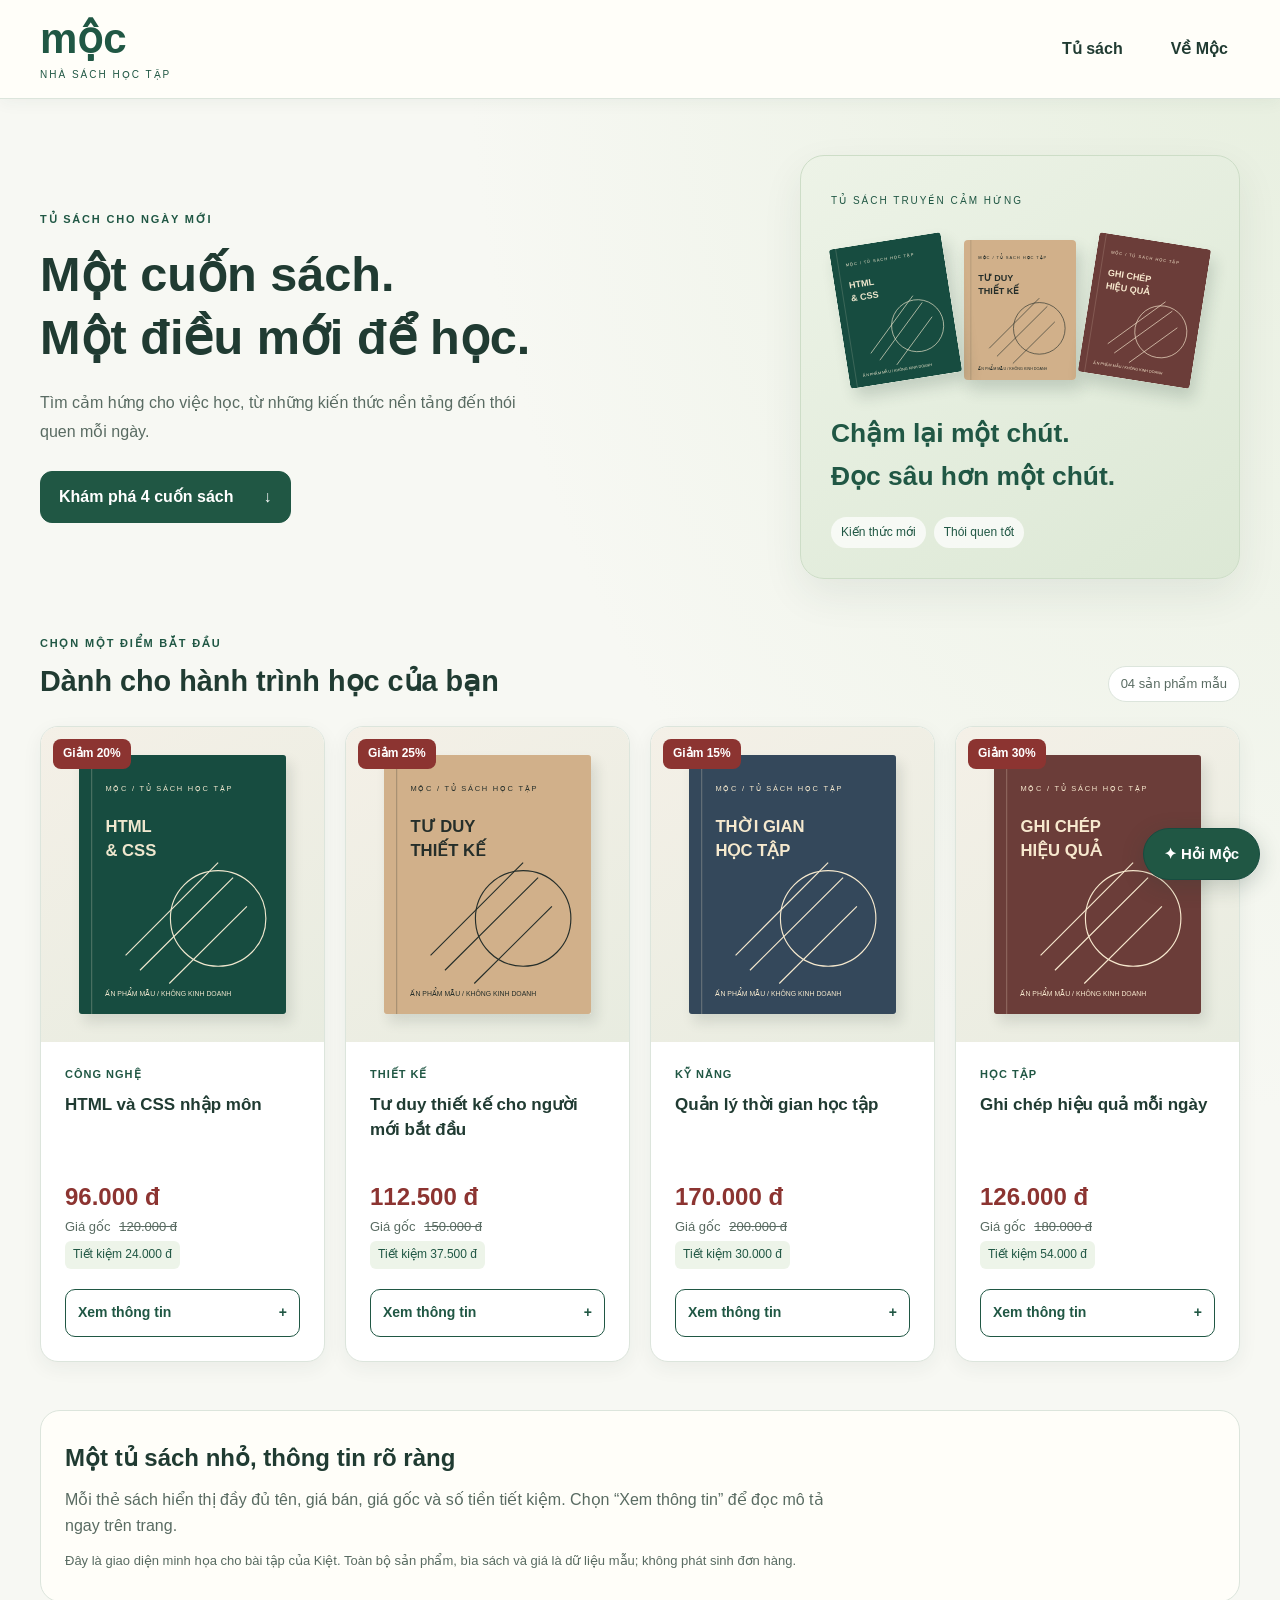
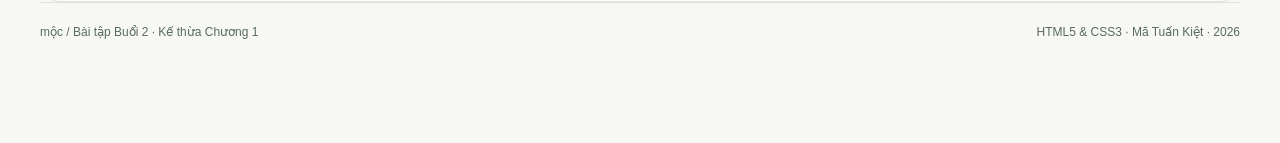
<file: index.html>
<!doctype html>
<html lang="vi">
<head>
  <meta charset="UTF-8">
  <meta name="viewport" content="width=device-width, initial-scale=1">
  <meta name="description" content="Bài tập Buổi 2 của Kiệt, kế thừa Chương 1: thực hành HTML5 và CSS3 trên thẻ sách.">
  <title>Mộc | Tủ sách học tập</title>
  <link rel="stylesheet" href="styles.css">
</head>
<body>
  <a class="skip-link" href="#noi-dung">Chuyển đến nội dung chính</a>
  <header class="site-header">
    <div class="container header-inner">
      <a class="brand" href="#dau-trang" aria-label="Mộc, về đầu trang">mộc<span>NHÀ SÁCH HỌC TẬP</span></a>
      <nav aria-label="Điều hướng chính"><a href="#tu-sach">Tủ sách</a><a href="#gioi-thieu">Về Mộc</a></nav>
    </div>
  </header>
  <main id="noi-dung">
    <section id="dau-trang" class="hero container" aria-labelledby="tieu-de">
      <div><p class="eyebrow">TỦ SÁCH CHO NGÀY MỚI</p><h1 id="tieu-de">Một cuốn sách.<br>Một điều mới để học.</h1><p class="hero-copy">Tìm cảm hứng cho việc học, từ những kiến thức nền tảng đến thói quen mỗi ngày.</p><a class="hero-link" href="#tu-sach">Khám phá 4 cuốn sách <span aria-hidden="true">↓</span></a></div>
      <aside class="hero-note" aria-label="Gợi ý đọc sách">
  <span>TỦ SÁCH TRUYỀN CẢM HỨNG</span>

  <div class="hero-books" aria-hidden="true">
    <img src="images/html-css.svg" alt="">
    <img src="images/tu-duy.svg" alt="">
    <img src="images/ghi-chep.svg" alt="">
  </div>

  <p>Chậm lại một chút.<br>Đọc sâu hơn một chút.</p>

  <div class="hero-tags">
    <span>Kiến thức mới</span>
    <span>Thói quen tốt</span>
  </div>
</aside>

    </section>
    <section id="tu-sach" class="catalog container" aria-labelledby="catalog-title">
      <div class="section-heading"><div><p class="eyebrow">CHỌN MỘT ĐIỂM BẮT ĐẦU</p><h2 id="catalog-title">Dành cho hành trình học của bạn</h2></div><p>04 sản phẩm mẫu</p></div>
      <div class="product-grid">
      <article class="product-card" aria-labelledby="html-css-title" data-original="120000" data-price="96000" data-discount="20">
        <div class="product-art"><img src="images/html-css.svg" alt="Bìa minh họa sách HTML và CSS nhập môn" width="360" height="450"><span class="discount">Giảm 20%</span></div>
        <div class="product-body">
          <p class="category">Công nghệ</p>
          <h3 id="html-css-title">HTML và CSS nhập môn</h3>
          <p class="price"><span class="sr-only">Giá bán: </span>96.000 đ</p>
          <p class="original-price">Giá gốc <del>120.000 đ</del></p>
          <p class="saving">Tiết kiệm 24.000 đ</p>
          <details class="product-info">
            <summary aria-label="Xem thông tin sách HTML và CSS nhập môn">Xem thông tin <span aria-hidden="true">+</span></summary>
            <div class="description"><p>Từ cấu trúc HTML đến bố cục CSS, dành cho người mới bắt đầu.</p><p>240 trang · Bìa mềm · Tiếng Việt.</p><p>Sản phẩm và giá giả định phục vụ bài tập.</p></div>
          </details>
        </div>
      </article>
      <article class="product-card" aria-labelledby="tu-duy-title" data-original="150000" data-price="112500" data-discount="25">
        <div class="product-art"><img src="images/tu-duy.svg" alt="Bìa minh họa sách Tư duy thiết kế cho người mới bắt đầu" width="360" height="450"><span class="discount">Giảm 25%</span></div>
        <div class="product-body">
          <p class="category">Thiết kế</p>
          <h3 id="tu-duy-title">Tư duy thiết kế cho người mới bắt đầu</h3>
          <p class="price"><span class="sr-only">Giá bán: </span>112.500 đ</p>
          <p class="original-price">Giá gốc <del>150.000 đ</del></p>
          <p class="saving">Tiết kiệm 37.500 đ</p>
          <details class="product-info">
            <summary aria-label="Xem thông tin sách Tư duy thiết kế cho người mới bắt đầu">Xem thông tin <span aria-hidden="true">+</span></summary>
            <div class="description"><p>Tìm hiểu nhu cầu người dùng và phác thảo giải pháp giao diện.</p><p>216 trang · Bìa mềm · Tiếng Việt.</p><p>Sản phẩm và giá giả định phục vụ bài tập.</p></div>
          </details>
        </div>
      </article>
      <article class="product-card" aria-labelledby="thoi-gian-title" data-original="200000" data-price="170000" data-discount="15">
        <div class="product-art"><img src="images/thoi-gian.svg" alt="Bìa minh họa sách Quản lý thời gian học tập" width="360" height="450"><span class="discount">Giảm 15%</span></div>
        <div class="product-body">
          <p class="category">Kỹ năng</p>
          <h3 id="thoi-gian-title">Quản lý thời gian học tập</h3>
          <p class="price"><span class="sr-only">Giá bán: </span>170.000 đ</p>
          <p class="original-price">Giá gốc <del>200.000 đ</del></p>
          <p class="saving">Tiết kiệm 30.000 đ</p>
          <details class="product-info">
            <summary aria-label="Xem thông tin sách Quản lý thời gian học tập">Xem thông tin <span aria-hidden="true">+</span></summary>
            <div class="description"><p>Xây dựng ưu tiên, lịch học và khoảng nghỉ phù hợp với bản thân.</p><p>192 trang · Bìa mềm · Tiếng Việt.</p><p>Sản phẩm và giá giả định phục vụ bài tập.</p></div>
          </details>
        </div>
      </article>
      <article class="product-card" aria-labelledby="ghi-chep-title" data-original="180000" data-price="126000" data-discount="30">
        <div class="product-art"><img src="images/ghi-chep.svg" alt="Bìa minh họa sách Ghi chép hiệu quả mỗi ngày" width="360" height="450"><span class="discount">Giảm 30%</span></div>
        <div class="product-body">
          <p class="category">Học tập</p>
          <h3 id="ghi-chep-title">Ghi chép hiệu quả mỗi ngày</h3>
          <p class="price"><span class="sr-only">Giá bán: </span>126.000 đ</p>
          <p class="original-price">Giá gốc <del>180.000 đ</del></p>
          <p class="saving">Tiết kiệm 54.000 đ</p>
          <details class="product-info">
            <summary aria-label="Xem thông tin sách Ghi chép hiệu quả mỗi ngày">Xem thông tin <span aria-hidden="true">+</span></summary>
            <div class="description"><p>Thực hành tổ chức ghi chú và tự đặt câu hỏi khi ôn tập.</p><p>208 trang · Bìa mềm · Tiếng Việt.</p><p>Sản phẩm và giá giả định phục vụ bài tập.</p></div>
          </details>
        </div>
      </article>
      </div>
    </section>
    <section id="gioi-thieu" class="about container" aria-labelledby="about-title"><h2 id="about-title">Một tủ sách nhỏ, thông tin rõ ràng</h2><p>Mỗi thẻ sách hiển thị đầy đủ tên, giá bán, giá gốc và số tiền tiết kiệm. Chọn “Xem thông tin” để đọc mô tả ngay trên trang.</p><p class="demo-note">Đây là giao diện minh họa cho bài tập của Kiệt. Toàn bộ sản phẩm, bìa sách và giá là dữ liệu mẫu; không phát sinh đơn hàng.</p></section>
  </main>
  <footer class="container site-footer"><p>mộc / Bài tập Buổi 2 · Kế thừa Chương 1</p><p>HTML5 & CSS3 · Mã Tuấn Kiệt · 2026</p></footer>
<!-- Khung tư vấn minh họa bằng HTML/CSS -->
<details class="book-chat">
  <summary class="chat-toggle">✦ Hỏi Mộc</summary>

  <div class="chat-panel">
    <div class="chat-header">
      <div class="chat-avatar" aria-hidden="true">M</div>

      <div>
        <h2>Chào bạn, mình là Mộc!</h2>
        <p>Cùng tìm một cuốn sách phù hợp nhé.</p>
      </div>
    </div>

    <div class="chat-content">
      <p class="chat-message">
        Bạn đang muốn học điều gì?
        Chọn một câu hỏi bên dưới để xem gợi ý của mình.
      </p>

      <details class="chat-faq">
        <summary>Mình mới bắt đầu học lập trình</summary>
        <p class="chat-answer">
          Bạn có thể bắt đầu với
          <strong>HTML và CSS nhập môn</strong>.
          Sách giới thiệu cấu trúc trang web và cách tạo bố cục,
          phù hợp với người mới học.
          <a href="#html-css-title">Xem cuốn sách này →</a>
        </p>
      </details>

      <details class="chat-faq">
        <summary>Mình muốn thiết kế giao diện đẹp hơn</summary>
        <p class="chat-answer">
          Mộc gợi ý
          <strong>Tư duy thiết kế cho người mới bắt đầu</strong>.
          Nội dung tập trung vào nhu cầu người dùng
          và cách phác thảo giải pháp giao diện.
          <a href="#tu-duy-title">Xem cuốn sách này →</a>
        </p>
      </details>

      <details class="chat-faq">
        <summary>Mình muốn sắp xếp thời gian học</summary>
        <p class="chat-answer">
          Bạn có thể tham khảo
          <strong>Quản lý thời gian học tập</strong>
          để tìm hiểu cách xác định ưu tiên,
          lên lịch học và bố trí thời gian nghỉ.
          <a href="#thoi-gian-title">Xem cuốn sách này →</a>
        </p>
      </details>

      <details class="chat-faq">
        <summary>Có sách nào dưới 100.000 đồng không?</summary>
        <p class="chat-answer">
          Trong bộ dữ liệu mẫu,
          <strong>HTML và CSS nhập môn</strong>
          có giá <strong>96.000 đồng</strong>.
          Bạn có thể xem thêm mô tả ngay trên thẻ sách.
          <a href="#html-css-title">Xem cuốn sách này →</a>
        </p>
      </details>

      <p class="chat-disclaimer">
        Tư vấn bằng câu trả lời mẫu · Chưa kết nối AI.
        Bấm “Hỏi Mộc” lần nữa để đóng.
      </p>
    </div>
  </div>
</details>
</body>
</html>
</file>
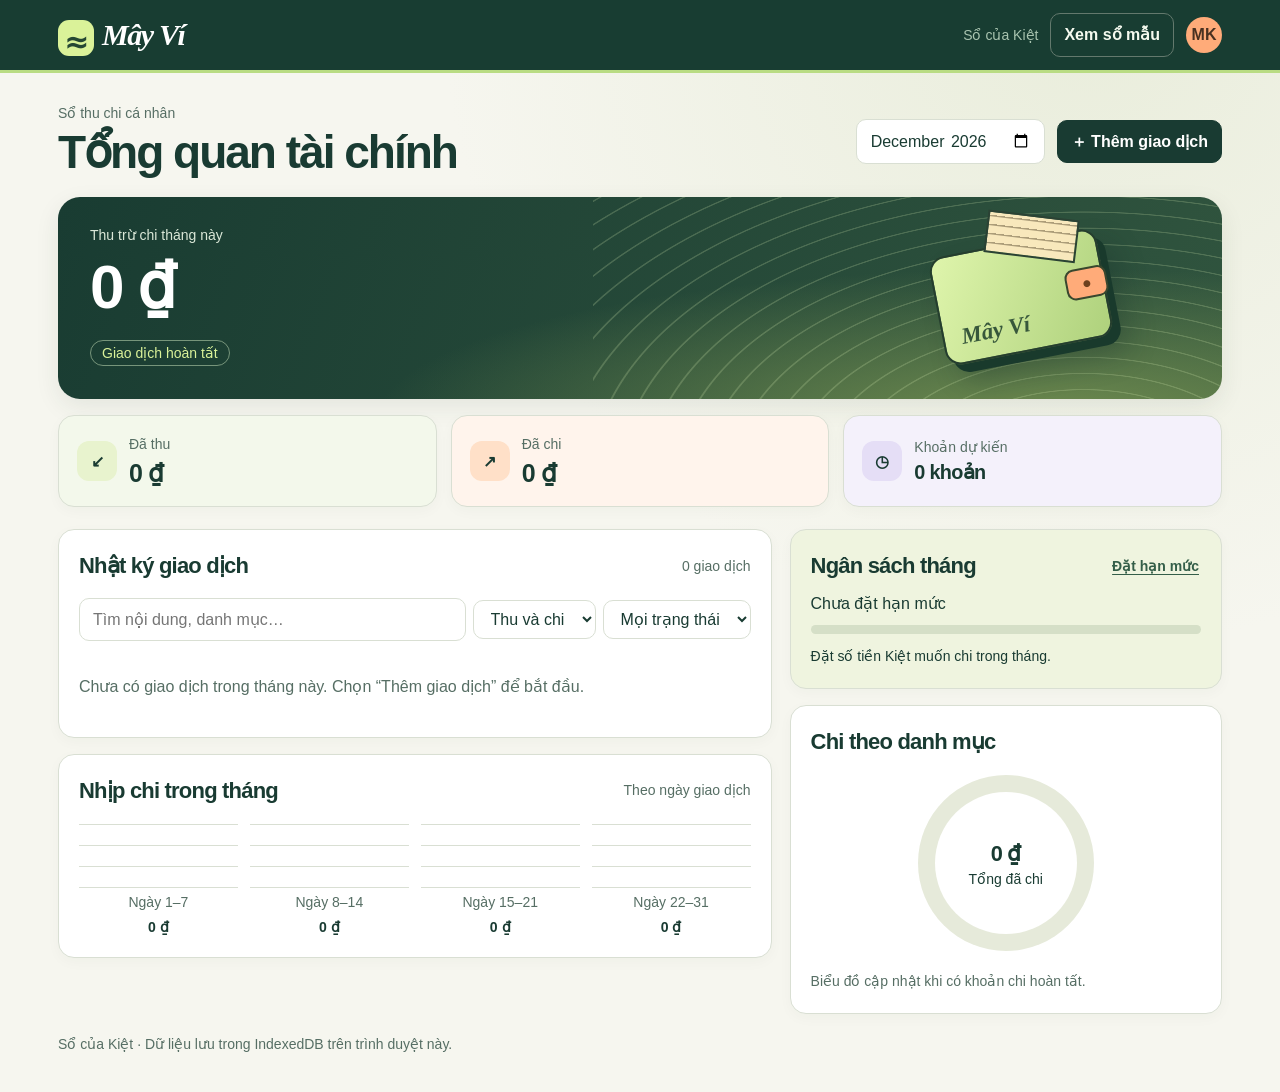
<file: BackEnd/index.html>
<!doctype html>
<html lang="vi"><head><meta charset="utf-8"><meta name="viewport" content="width=device-width,initial-scale=1"><meta name="theme-color" content="#203c34"><title>Mây Ví — Sổ thu chi cá nhân</title>
<style>
:root{color-scheme:light;--ink:#193b32;--quiet:#566e64;--paper:#f5f5ef;--line:#d9dfd3;--lime:#daf299;--orange:#ffab79}*{box-sizing:border-box}body{margin:0;background:var(--paper);color:var(--ink);font:16px/1.45 "DM Sans","Segoe UI",sans-serif}button,input,select{font:inherit;color:inherit}button{cursor:pointer;font-weight:650}button:focus-visible,input:focus-visible,select:focus-visible{outline:3px solid #c27747;outline-offset:2px}header{background:#203c34;color:white}.bar,main{max-width:1220px;margin:auto;padding:0 28px}.bar,.actions,.head,.section-head,.summary,.line,.item,.money,.filters{display:flex;align-items:center;gap:12px}.bar,.head,.section-head,.line{justify-content:space-between}.bar{min-height:70px}.brand{font-size:25px;letter-spacing:-1.4px;font-weight:800}.mark{display:inline-grid;place-items:center;color:#254733;background:var(--lime);border-radius:11px;vertical-align:middle;width:36px;height:36px;margin-right:8px}.bar button{color:#f5faef;border:1px solid #63796d;background:transparent}.avatar{display:grid;place-items:center;width:36px;height:36px;border-radius:50%;background:var(--orange);color:#493121;font-weight:750}main{padding-bottom:38px}.head{margin:30px 0 18px;flex-wrap:wrap}.head small{color:var(--quiet)}h1,h2,h3,p{margin:0}h1{font-size:clamp(30px,4vw,46px);line-height:1.13;letter-spacing:-2px}h2{font-size:22px;letter-spacing:-.8px}small,label{font-size:14px}.actions,.filters{flex-wrap:wrap}button,input,select{border:1px solid var(--line);background:white;border-radius:10px;padding:9px 13px}button:hover{filter:brightness(.94)}.primary{background:var(--ink);color:#fff;border-color:var(--ink)}.hero{isolation:isolate;position:relative;overflow:hidden;border-radius:22px;background:linear-gradient(102deg,#193d33,#2e5543);color:white;padding:26px 32px;min-height:202px}.hero:after{content:"";position:absolute;z-index:-1;inset:0 0 0 49%;background:repeating-radial-gradient(ellipse at 91% 145%,transparent 0 13px,#c1df9c25 14px 15px,transparent 16px 25px)}.hero strong{display:block;font-size:clamp(36px,5vw,62px);letter-spacing:-2.5px;line-height:1.2;margin:4px 0 16px}.hero small{color:#dbe8d8}.hero .tag{border:1px solid #77957b;color:var(--lime);border-radius:99px;padding:4px 11px;font-size:14px}.wallet{position:absolute;right:10%;top:45px;width:170px;height:110px;background:linear-gradient(120deg,#dff5ac,#aed17c);transform:rotate(-11deg);border:2px solid #253e2e;border-radius:16px;box-shadow:6px 8px 0 #16352c}.wallet:before{content:"";position:absolute;z-index:-1;background:repeating-linear-gradient(0deg,#f8e8bc 0 7px,#ac9d79 8px 9px);width:88px;height:39px;top:-26px;right:15px;transform:rotate(18deg);border:2px solid #2b4234}.wallet:after{content:"●";position:absolute;right:-5px;top:36px;color:#6d401e;background:var(--orange);border:2px solid #39472e;border-radius:9px;padding:2px 14px}.wallet i{position:absolute;left:17px;bottom:12px;font:italic 23px Georgia;color:#37573b}.summary{display:grid;grid-template-columns:repeat(3,1fr);gap:14px;margin:16px 0 22px}.tile,.panel{border:1px solid var(--line);border-radius:16px;background:white}.tile{padding:15px 18px;display:flex;align-items:center;gap:12px}.symbol,.icon{width:40px;height:40px;flex:none;display:grid;place-items:center;border-radius:12px;background:#e8f3ce;font-weight:800}.tile:nth-child(2) .symbol{background:#ffe0c8}.tile:nth-child(3) .symbol{background:#e5def6}.tile b{display:block;font-size:clamp(17px,2vw,25px);letter-spacing:-.7px}.tile small,.muted,.item small,footer{color:var(--quiet)}.layout{display:grid;grid-template-columns:minmax(0,1.65fr) minmax(290px,1fr);gap:18px;align-items:start}.panel{padding:20px}.side{display:grid;gap:16px}.filters{gap:7px;margin:16px 0}.filters input{min-width:120px;flex:1;width:100%}.filters select{max-width:100%}.line{padding:13px 0;border-top:1px solid #e3e7dd}.item{min-width:0}.item b{display:block;overflow-wrap:anywhere}.item small{display:block}.money{align-items:flex-end;flex-direction:column;gap:2px;white-space:nowrap}.link{border:0;background:none;color:#345e49;padding:2px;text-decoration:underline;text-underline-offset:3px;font-size:14px}.pending{color:#805218}.positive{color:#196e48}.negative{color:#a24f32}.ring{margin:18px auto;width:142px;height:142px;border-radius:50%;display:grid;place-items:center;background:#eee}.ring div{display:grid;place-content:center;text-align:center;background:#fff;border-radius:50%;width:106px;height:106px}.ring b{font-size:25px}.legend{display:flex;align-items:center;gap:8px;margin-top:8px}.legend b{margin-left:auto}.dot{width:10px;height:10px;border-radius:50%}.budget{background:#eff4df}.budget p{margin:10px 0 5px}.track{height:9px;border-radius:5px;overflow:hidden;background:#d5dfc7;margin:10px 0}.track i{display:block;height:100%;background:#547647}.empty{padding:18px 0;color:var(--quiet)}footer{margin-top:20px;font-size:14px}.alert{padding:12px;background:#ffe0c8}.alert:empty{display:none}dialog{border:1px solid var(--line);border-radius:18px;width:min(430px,93vw);max-height:92vh;color:var(--ink);padding:22px}dialog::backdrop{background:#14271fc0}form,label{display:grid;gap:7px}form{gap:11px}.pair{display:grid;grid-template-columns:1fr 1fr;gap:10px}label input,label select{width:100%;min-width:0}.danger{color:#a5412b}.formend{display:flex;justify-content:flex-end;gap:10px}.section-head{flex-wrap:wrap}.activebook{color:#a9c4b0}.edit{font-size:14px}.titlegroup{display:grid;gap:4px}@media(max-width:820px){.layout{grid-template-columns:1fr}.side{grid-template-columns:1fr 1fr}.wallet{right:8%}.tile{padding:12px}.tile .symbol{display:none}}@media(max-width:570px){.bar,main{padding-left:14px;padding-right:14px}.head{margin-top:20px}.hero{padding:20px;min-height:157px}.wallet{transform:scale(.58) rotate(-11deg);transform-origin:right bottom;right:12px;top:18px;opacity:.76;z-index:-1}.hero strong{max-width:100%;overflow-wrap:anywhere}.side{grid-template-columns:1fr}.summary{gap:5px;margin:8px 0 12px}.tile{padding:9px;min-width:0;overflow-wrap:anywhere}.tile small{font-size:12px}.tile b{font-size:16px}.bar button{font-size:14px}.panel{padding:15px}.filters select{font-size:14px}.activebook{display:none}.icon{width:31px;height:31px}.item,.line{gap:7px}.actions{gap:7px}}
/* Surface, motion and compact layouts */
body{background:radial-gradient(ellipse at 85% 0%,#e9eddb 0,transparent 42%),#f6f6ef}
header{background:#183d32;border-bottom:3px solid #b9dc83}.brand{font-family:Georgia,serif;font-style:italic;font-size:30px}.mark{font-family:system-ui;font-style:normal}
.hero{background:radial-gradient(ellipse at 85% 110%,#708c4f,transparent 48%),linear-gradient(110deg,#193c32,#30543e);box-shadow:0 8px 24px #20392c16}.hero:after{inset:0 0 0 46%;background:repeating-radial-gradient(ellipse at 78% 140%,transparent 0 15px,#d8eeb236 16px 17px,transparent 18px 28px)}.wallet{box-shadow:7px 9px 0 #193a2c,14px 19px 28px #132c284d}.wallet i{font-weight:bold}
.panel,.tile{box-shadow:0 4px 14px #23362308}.tile{position:relative;overflow:hidden;min-height:92px}.tile:nth-child(1){background:#f3f8eb}.tile:nth-child(2){background:#fff4ec}.tile:nth-child(3){background:#f4f1fb}.tile b,.money b,.legend b{font-variant-numeric:tabular-nums}.tile #pending{font-size:clamp(15px,1.55vw,21px)}.tile #pendingInfo{display:block;color:#62576d}.line{align-items:flex-start}.line .item{align-items:flex-start}.badge{display:inline-flex;align-items:center;margin:4px 7px 0 0;padding:2px 8px;border-radius:20px;font-size:12px;font-weight:650}.badge.waiting{background:#fff0ca;color:#694817}.badge.settled{background:#e8f2e4;color:#2c613c}.complete{border:1px solid #d3dcba;background:#f4f8e7;color:#355434;border-radius:7px;padding:3px 8px;margin-top:4px;font-size:13px}.icon{background:#edf1e5;color:#476544}.glyph{width:22px;height:22px}.edit{color:#51665b}.ring{width:176px;height:176px}.ring div{width:142px;height:142px}.ring b{font-size:clamp(15px,1.7vw,22px);letter-spacing:-.7px;max-width:132px;overflow-wrap:anywhere}.legend small{color:#607362}.track i{transition:width .45s ease}.toast{position:fixed;z-index:3;bottom:24px;left:50%;transform:translate(-50%,12px);background:#193e32;color:white;box-shadow:0 8px 26px #162c2333;border-radius:14px;padding:12px 18px;opacity:0;pointer-events:none;max-width:90vw;width:max-content;transition:opacity .18s,transform .18s}.toast.show{opacity:1;transform:translate(-50%,0)}.mobileOnly{display:none}.trend{margin-top:16px}.trend .section-head small{color:var(--quiet)}.bars{display:grid;grid-template-columns:repeat(4,1fr);gap:12px;margin-top:18px}.barSlot{display:grid;grid-template-rows:64px auto auto;gap:4px;text-align:center;min-width:0}.barBase{display:flex;align-items:flex-end;justify-content:center;background:repeating-linear-gradient(to top,#d9dfd3 0 1px,transparent 1px 21px)}.barBase i{width:46%;max-width:44px;border-radius:6px 6px 0 0;background:linear-gradient(#b6da86,#659156);transition:height .3s}.barSlot b{font-size:14px;overflow-wrap:anywhere}.barSlot small{color:var(--quiet)}.flash{animation:flash .7s ease-out}@keyframes flash{0%{box-shadow:0 0 0 4px #e8bd61;transform:translateY(-2px)}100%{box-shadow:0 0 0 0 transparent;transform:none}}
@media(max-width:570px){.mobileOnly{display:inline-flex}.filters select{display:none}.filters.open select{display:inline-block}.head #add{position:fixed;z-index:2;right:16px;bottom:max(16px,env(safe-area-inset-bottom));border-radius:99px;box-shadow:0 5px 18px #19382d55}.summary{grid-template-columns:1fr 1fr}.tile{min-height:67px}.tile:last-child{grid-column:1/-1}.tile:last-child>div{display:flex;gap:10px;align-items:baseline;flex-wrap:wrap}.toast{bottom:77px}.bars{gap:5px}.barSlot b{font-size:12px}main{padding-bottom:85px}}
@media(prefers-reduced-motion:reduce){*,*:before,*:after{animation:none!important;transition:none!important}}
</style></head><body>
<header><div class="bar"><div class="brand"><span class="mark">≈</span>Mây Ví</div><div class="actions"><small class="activebook" id="book"></small><button id="mode">Xem sổ mẫu</button><span class="avatar">MK</span></div></div></header>
<main><div id="toast" role="status" class="toast"></div><div id="error" class="alert" role="alert"></div><div class="head"><div class="titlegroup"><small>Sổ thu chi cá nhân</small><h1>Tổng quan tài chính</h1></div><div class="actions"><input type="month" id="month" aria-label="Tháng thống kê"><button class="primary" id="add">＋ Thêm giao dịch</button></div></div>
<section class="hero"><small>Thu trừ chi tháng này</small><strong id="net">0 ₫</strong><span class="tag">Giao dịch hoàn tất</span><div class="wallet" aria-hidden="true"><i>Mây Ví</i></div></section>
<div class="summary"><div class="tile"><span class="symbol">↙</span><div><small>Đã thu</small><b id="inc"></b></div></div><div class="tile"><span class="symbol">↗</span><div><small>Đã chi</small><b id="exp"></b></div></div><div class="tile"><span class="symbol">◷</span><div><small>Khoản dự kiến</small><b id="pending"></b><small id="pendingInfo"></small></div></div></div>
<div class="layout"><div class="journal"><section class="panel"><div class="section-head"><h2>Nhật ký giao dịch</h2><small class="muted" id="hits"></small></div><div class="filters"><input type="search" id="search" aria-label="Tìm giao dịch" placeholder="Tìm nội dung, danh mục…"><button type="button" id="filterToggle" class="mobileOnly" aria-expanded="false" aria-controls="filter stateFilter">Bộ lọc</button><select id="filter" aria-label="Lọc loại"><option value="">Thu và chi</option><option value="in">Khoản thu</option><option value="out">Khoản chi</option></select><select id="stateFilter" aria-label="Lọc trạng thái"><option value="">Mọi trạng thái</option><option value="planned">Dự kiến</option><option value="done">Hoàn tất</option></select></div><div id="rows"></div></section><section class="panel trend"><div class="section-head"><h2>Nhịp chi trong tháng</h2><small>Theo ngày giao dịch</small></div><div id="bars" class="bars"></div></section></div>
<aside class="side"><section class="panel budget"><div class="section-head"><h2>Ngân sách tháng</h2><button class="link" id="setBudget">Đặt hạn mức</button></div><p id="budgetText"></p><div class="track"><i id="progress"></i></div><small id="budgetDetail"></small></section><section class="panel"><h2>Chi theo danh mục</h2><div class="ring" id="ring"><div><b id="count"></b><small>Tổng đã chi</small></div></div><div id="legend"></div></section></aside></div><footer id="foot"></footer></main>
<dialog id="dlg"><form id="form"><div class="section-head"><h2 id="title"></h2><button type="button" id="close" aria-label="Đóng">×</button></div><div class="pair"><label>Loại giao dịch<select id="type"><option value="out">Khoản chi</option><option value="in">Khoản thu</option></select></label><label>Trạng thái<select id="status"><option value="done">Hoàn tất</option><option value="planned">Dự kiến</option></select></label></div><label>Số tiền (đồng)<input id="amount" type="number" min="1" max="999999999999" step="1" required></label><label>Nội dung<input id="note" maxlength="100" required></label><label>Danh mục<select id="category"></select></label><label>Ngày giao dịch<input id="date" type="date" required></label><div class="formend"><button type="button" id="del" class="danger">Xóa</button><button class="primary">Lưu giao dịch</button></div></form></dialog>
<dialog id="budgetDlg"><form id="budgetForm"><h2>Ngân sách tháng</h2><label>Hạn mức chi (đồng)<input type="number" id="limit" min="1" max="999999999999" step="1" required></label><div class="formend"><button type="button" id="cancelBudget">Đóng</button><button class="primary">Lưu hạn mức</button></div></form></dialog>
<script>
const $ = id => document.getElementById(id);
const fmt = amount => amount.toLocaleString('vi-VN') + ' ₫';
const now = new Date();
const today = [now.getFullYear(), String(now.getMonth()+1).padStart(2,'0'), String(now.getDate()).padStart(2,'0')].join('-');
const current = today.slice(0,7);
const cats = {out:['Ăn uống','Di chuyển','Học tập','Mua sắm','Sinh hoạt','Khác'], in:['Lương','Trợ cấp','Thu khác']};
const colors = ['#6c9252','#e29b69','#8972b0','#db7883','#6d9fa6','#a6a293'];
const glyphs = [
 'M4 8h12v5a5 5 0 0 1-5 5H9a5 5 0 0 1-5-5z M16 9h2a3 3 0 0 1 0 6h-2 M3 21h16 M7 5V3 M11 5V3',
 'M4 16V9a4 4 0 0 1 4-4h8a4 4 0 0 1 4 4v7H4z M4 12h16 M7 16v3 M17 16v3 M8 8h8',
 'M3 5q5-2 9 1 4-3 9-1v14q-5-2-9 1-4-3-9-1z M12 6v14',
 'M5 8h14l1 13H4z M9 9V6a3 3 0 0 1 6 0v3',
 'M2 12l10-9 10 9 M5 10v11h14V10 M10 21v-7h4v7',
 'M4 5h10l7 7-9 9-8-8z M8 9h.1',
 'M4 6h16v13H4z M8 12h8 M13 9l3 3-3 3'
];
function categoryIcon(x){
 const icon=el('span','icon',''), ns='http://www.w3.org/2000/svg';
 const svg=document.createElementNS(ns,'svg'),path=document.createElementNS(ns,'path');
 for(const [k,v] of Object.entries({viewBox:'0 0 24 24',class:'glyph',fill:'none',stroke:'currentColor','stroke-width':'1.7','stroke-linecap':'round','stroke-linejoin':'round','aria-hidden':'true'}))svg.setAttribute(k,v);
 path.setAttribute('d',glyphs[x.type==='in'?6:cats.out.indexOf(x.cat)]||glyphs[5]);svg.append(path);icon.append(svg);return icon;
}
let toastTimer;
function feedback(message,target){
 const toast=$('toast');toast.textContent=message;toast.classList.add('show');clearTimeout(toastTimer);
 toastTimer=setTimeout(()=>toast.classList.remove('show'),3000);
 if(target){const tile=$(target).closest('.tile');tile.classList.remove('flash');void tile.offsetWidth;tile.classList.add('flash')}
}
function renderTrend(done,month){
 const [year,m]=month.split('-').map(Number),end=new Date(year,m,0).getDate();
 const groups=[[1,7],[8,14],[15,21],[22,end]].map(([a,b])=>({label:a+'–'+b,amount:done.reduce((sum,x)=>{const day=Number(x.date.slice(-2));return sum+(x.type==='out'&&day>=a&&day<=b?x.amount:0)},0)}));
 const peak=Math.max(1,...groups.map(g=>g.amount));$('bars').replaceChildren();
 for(const g of groups){const slot=el('div','barSlot',''),base=el('div','barBase',''),bar=el('i','','');bar.style.height=(g.amount/peak*100)+'%';base.append(bar);slot.append(base,el('small','','Ngày '+g.label),el('b','',fmt(g.amount)));$('bars').append(slot)}
}
const fold = s => s.toLocaleLowerCase('vi').normalize('NFD').replace(/[\u0300-\u036f]/g,'').replaceAll('đ','d');
let db, personal=[], budgets={}, demo=false, editing=null;
let samples=[['in','Trợ cấp','Trợ cấp tháng này',4500000,'done'],['out','Ăn uống','Cà phê sữa đá',35000,'done'],['out','Học tập','Tiền giáo trình',185000,'planned'],['out','Di chuyển','Vé xe buýt',75000,'done'],['out','Ăn uống','Ăn trưa cùng nhóm',120000,'done']].map(([type,cat,note,amount,status],i)=>({id:String(i),type,cat,note,amount,status,date:today}));
const sampleBudgets = {[current]:2000000};
const entries = () => demo ? samples : personal;
const limits = () => demo ? sampleBudgets : budgets;
function request(r){return new Promise((resolve,reject)=>{r.onsuccess=()=>resolve(r.result);r.onerror=()=>reject(r.error)})}
function finished(tx){return new Promise((resolve,reject)=>{tx.oncomplete=resolve;tx.onabort=()=>reject(tx.error||Error('Giao dịch đã bị hủy.'))})}
async function initialize(){
  const open=indexedDB.open('MayVi',1);
  open.onupgradeneeded=()=>{
    const base=open.result, records=base.createObjectStore('transactions',{keyPath:'id'});
    for(const field of ['date','status','type'])records.createIndex(field,field);
    base.createObjectStore('budgets',{keyPath:'month'});
    const legacy=JSON.parse(localStorage.getItem('mayvi.ledger.v1')||'[]');
    for(const row of legacy)records.add({...row,status:'done'});
  };
  db=await request(open);
  db.onversionchange=()=>db.close();
  await refresh();
}
async function refresh(){
  const tx=db.transaction(['transactions','budgets']);
  const [rows,limits]=await Promise.all([request(tx.objectStore('transactions').getAll()),request(tx.objectStore('budgets').getAll())]);
  personal=rows;budgets=Object.fromEntries(limits.map(x=>[x.month,x.amount]));render();
}
function el(tag,cls,value){const n=document.createElement(tag);n.className=cls;n.textContent=value;return n}
function report(err){$('error').textContent='Không thể đọc hoặc lưu sổ. '+(err.message||'Hãy mở lại bằng Chrome hoặc Edge.');}
async function change(kind,row){
  if(demo){if(kind==='add')samples.push(row);else if(kind==='remove')samples=samples.filter(x=>x.id!==row.id);else samples=samples.map(x=>x.id===row.id?{...x,...row}:x);render();return}
  const tx=db.transaction('transactions','readwrite'),store=tx.objectStore('transactions'),end=finished(tx);
  if(kind==='add')store.add(row);
  else {const read=store.get(row.id);read.onsuccess=()=>{if(!read.result){tx.abort();return}if(kind==='remove')store.delete(row.id);else store.put({...read.result,...row})}}
  await end;await refresh();channel?.postMessage('changed');
}
const channel = typeof BroadcastChannel==='function'?new BroadcastChannel('mayvi-updates'):null;
if(channel)channel.onmessage=()=>{if(db)refresh().catch(report)};
function render(){
 const month=$('month').value;
 const list=entries().filter(x=>x.date.startsWith(month)).sort((a,b)=>b.date.localeCompare(a.date));
 const done=list.filter(x=>x.status==='done');
 const sum=(rows,type)=>rows.reduce((s,x)=>s+(x.type===type?x.amount:0),0);
 const inc=sum(done,'in'),exp=sum(done,'out');
 $('inc').textContent=fmt(inc);$('exp').textContent=fmt(exp);$('net').textContent=fmt(inc-exp);
 const planned=list.filter(x=>x.status==='planned'), comingIn=sum(planned,'in'), comingOut=sum(planned,'out');
 $('pending').textContent=planned.length?[comingOut?'Sắp chi '+fmt(comingOut):'',comingIn?'Sắp thu '+fmt(comingIn):''].filter(Boolean).join(' · '):'0 khoản';
 $('pendingInfo').textContent=planned.length?planned.length+' khoản':'';
 $('filterToggle').textContent='Bộ lọc'+([$('filter').value,$('stateFilter').value].filter(Boolean).length?' •':'');renderTrend(done,month);
 $('book').textContent=demo?'Sổ minh họa':'Sổ của Kiệt';$('mode').textContent=demo?'Về sổ của tôi':'Xem sổ mẫu';
 $('foot').textContent=demo?'Sổ mẫu · Các thay đổi trong sổ này chỉ áp dụng cho phiên dùng thử.':'Sổ của Kiệt · Dữ liệu lưu trong IndexedDB trên trình duyệt này.';
 const limit=limits()[month];$('setBudget').textContent=limit?'Đổi hạn mức':'Đặt hạn mức';
 $('budgetText').textContent=limit?(exp>limit?'Vượt '+fmt(exp-limit):'Còn '+fmt(limit-exp)):'Chưa đặt hạn mức';
 $('budgetDetail').textContent=limit?'Đã chi '+fmt(exp)+' / '+fmt(limit):'Đặt số tiền Kiệt muốn chi trong tháng.';
 $('progress').style.width=(limit?Math.min(100,exp/limit*100):0)+'%';$('progress').style.background=exp>limit?'#bd6640':'#547647';
 const selected=list.filter(x=>(!$('filter').value||x.type===$('filter').value)&&(!$('stateFilter').value||x.status===$('stateFilter').value)&&fold(x.note+' '+x.cat).includes(fold($('search').value.trim())));
 $('hits').textContent=selected.length+' giao dịch';$('rows').replaceChildren();
 for(const x of selected){
  const r=el('div','line',''), item=el('div','item',''), info=el('div','',''), money=el('div','money','');
  info.append(el('b','',x.note),el('small','',x.date.split('-').reverse().join('/')+' · '+x.cat));
  if(x.status==='planned'){
   const complete=el('button','complete pending','Đánh dấu hoàn tất');
   complete.onclick=async()=>{complete.disabled=true;try{await change('update',{id:x.id,status:'done'});feedback('Đã ghi nhận '+fmt(x.amount)+' vào '+(x.type==='in'?'thu nhập':'chi tiêu')+' tháng này.',x.type==='in'?'inc':'exp')}catch(err){report(err);complete.disabled=false}};
   info.append(el('span','badge waiting','◷ Dự kiến'),complete);
  }else info.append(el('span','badge settled','✓ Hoàn tất'));
  item.append(categoryIcon(x),info);
  const edit=el('button','link edit','Sửa');edit.ariaLabel='Sửa '+x.note;edit.onclick=()=>openEntry(x);
  money.append(el('b',x.type==='in'?'positive':'negative',(x.type==='in'?'+':'−')+fmt(x.amount)),edit);
  r.append(item,money);$('rows').append(r);
 }
 if(!selected.length)$('rows').append(el('p','empty',list.length?'Không tìm thấy giao dịch phù hợp.':'Chưa có giao dịch trong tháng này. Chọn “Thêm giao dịch” để bắt đầu.'));
 let start=0;const segments=[];$('legend').replaceChildren();
 cats.out.map((cat,i)=>({cat,i,n:sum(done.filter(x=>x.cat===cat),'out')})).sort((a,b)=>b.n-a.n).forEach(({cat,i,n})=>{if(!n)return;const end=start+n/exp*100;segments.push(colors[i]+' '+start+'% '+end+'%');start=end;const row=el('div','legend',''),dot=el('i','dot','');dot.style.background=colors[i];row.append(dot,el('span','',cat),el('small','',Math.round(n/exp*100)+'%'),el('b','',fmt(n)));$('legend').append(row)});
 $('count').textContent=fmt(exp);$('ring').style.background=segments.length?'conic-gradient('+segments.join(',')+')':'#e6eada';
 if(!exp)$('legend').append(el('small','muted','Biểu đồ cập nhật khi có khoản chi hoàn tất.'));
}
function categories(){$('category').replaceChildren(...cats[$('type').value].map(c=>new Option(c,c)))}
function openEntry(x){
 editing=x?.id??null;$('title').textContent=x?'Sửa giao dịch':'Thêm giao dịch';$('type').value=x?.type||'out';categories();
 if(x)$('category').value=x.cat;$('status').value=x?.status||'done';$('note').value=x?.note||'';$('amount').value=x?.amount||'';
 $('date').value=x?.date||($('month').value===current?today:$('month').value+'-01');$('del').hidden=!x;$('dlg').showModal();$('amount').focus();
}
$('form').onsubmit=async e=>{
 e.preventDefault();const note=$('note').value.trim();if(!note){$('note').setCustomValidity('Nhập nội dung giao dịch.');$('note').reportValidity();return}
 const row={id:editing??crypto.randomUUID(),type:$('type').value,cat:$('category').value,note,amount:Number($('amount').value),status:$('status').value,date:$('date').value};
 const btn=$('form').querySelector('.primary');btn.disabled=true;
 try{await change(editing?'update':'add',row);$('month').value=row.date.slice(0,7);resetFilters();$('dlg').close();render();feedback('Đã lưu giao dịch.',row.status==='done'?(row.type==='in'?'inc':'exp'):'pending')}catch(err){report(err);alert('Chưa lưu được giao dịch.')}finally{btn.disabled=false}
};
$('note').oninput=()=>$('note').setCustomValidity('');
$('del').onclick=async()=>{if(!confirm('Xóa giao dịch này?'))return;try{await change('remove',{id:editing});$('dlg').close()}catch(err){report(err)}};
$('budgetForm').onsubmit=async e=>{e.preventDefault();const month=$('month').value,amount=Number($('limit').value);
 try{if(demo)sampleBudgets[month]=amount;else{const tx=db.transaction('budgets','readwrite'),end=finished(tx);tx.objectStore('budgets').put({month,amount});await end;await refresh();channel?.postMessage('changed')}$('budgetDlg').close();render()}catch(err){report(err)}};
function resetFilters(){$('filter').value='';$('stateFilter').value='';$('search').value=''}
$('month').value=current;$('month').onchange=()=>{if(!$('month').value)$('month').value=current;render()};
$('filterToggle').onclick=()=>{const open=$('filterToggle').closest('.filters').classList.toggle('open');$('filterToggle').setAttribute('aria-expanded',String(open))};
$('search').oninput=render;$('filter').onchange=render;$('stateFilter').onchange=render;
$('type').onchange=categories;$('close').onclick=()=>$('dlg').close();$('cancelBudget').onclick=()=>$('budgetDlg').close();
$('add').onclick=()=>openEntry();$('setBudget').onclick=()=>{$('limit').value=limits()[$('month').value]||'';$('budgetDlg').showModal()};
$('mode').onclick=()=>{demo=!demo;resetFilters();$('month').value=current;render()};
render();const ready=initialize().catch(err=>{report(err);$('add').disabled=true;$('setBudget').disabled=true;throw err});
</script></body></html>
</file>
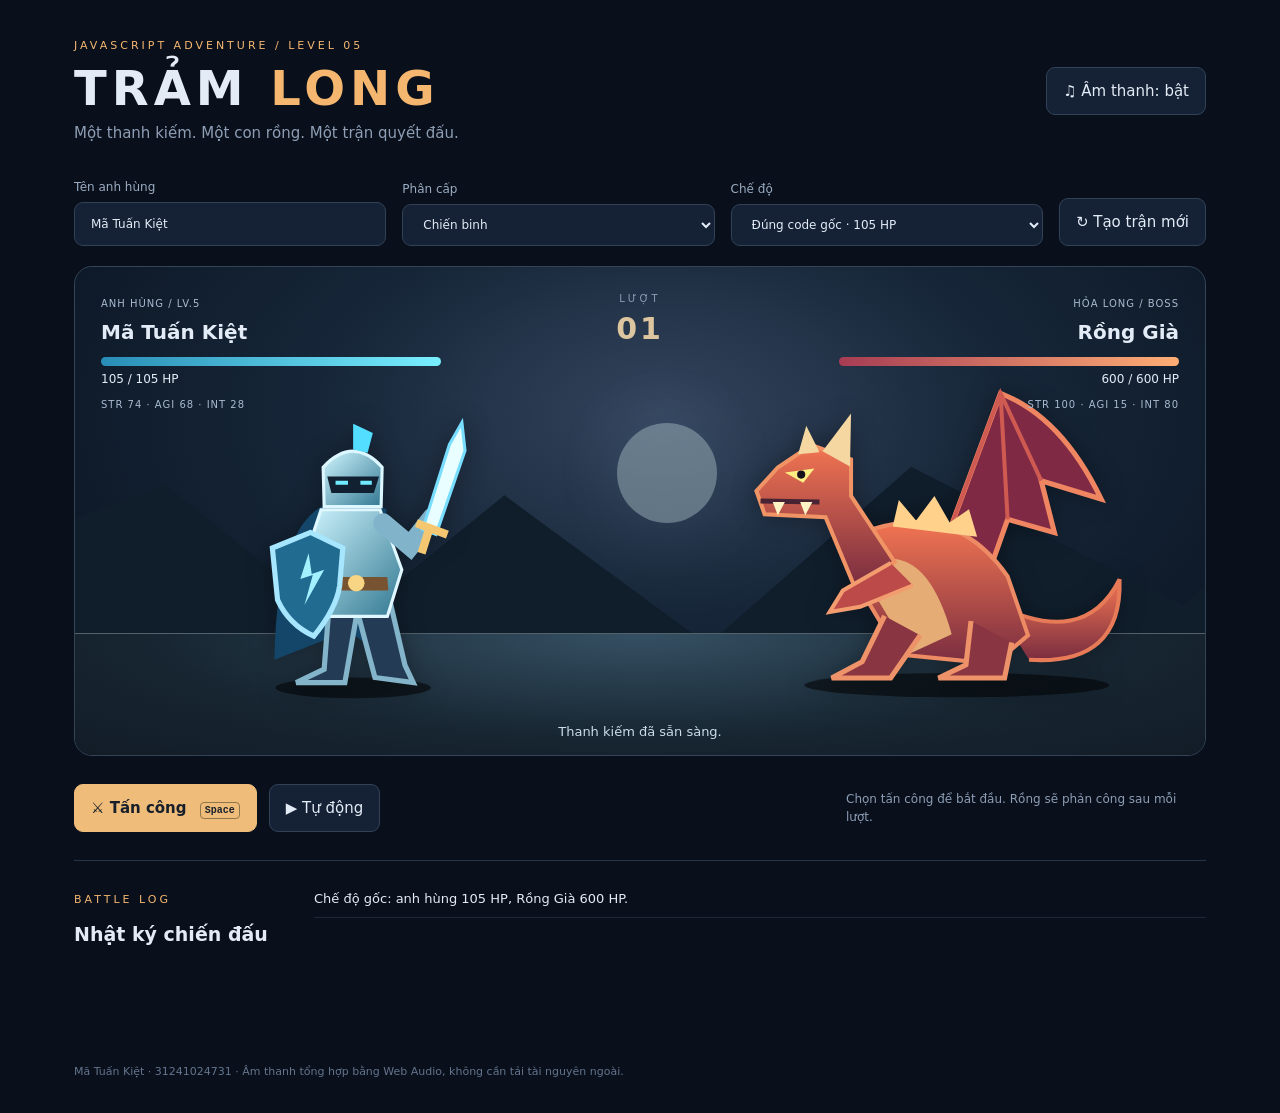
<file: buổi 4/index.html>
<!doctype html>
<html lang="vi">
<head><meta charset="utf-8"><meta name="viewport" content="width=device-width,initial-scale=1"><title>Trảm Long • Anh hùng JavaScript</title><link rel="stylesheet" href="style.css"><script src="game.js" defer></script></head>
<body><main>
<header><div><p class="eyebrow">JAVASCRIPT ADVENTURE / LEVEL 05</p><h1>TRẢM <span>LONG</span></h1><p>Một thanh kiếm. Một con rồng. Một trận quyết đấu.</p></div><button id="sound" aria-pressed="true">♫ Âm thanh: bật</button></header>
<section class="setup" aria-label="Thiết lập nhân vật"><label>Tên anh hùng<input id="name" value="Mã Tuấn Kiệt" maxlength="32"></label><label>Phân cấp<select id="role"><option value="a">Chiến binh</option><option value="b">Sát thủ</option><option value="c">Thợ săn</option></select></label><label>Chế độ<select id="mode"><option value="original">Đúng code gốc · 105 HP</option><option value="demo">Biểu diễn · 1200 HP</option></select></label><button id="reset">↻ Tạo trận mới</button></section>
<section class="arena" id="arena" aria-label="Đấu trường anh hùng và rồng">
<div class="hud"><div class="card"><small>ANH HÙNG / LV.5</small><h2 id="heroName"></h2><div class="bar"><div id="heroBar"></div></div><p id="heroHP"></p><small id="stats"></small></div><div class="round">LƯỢT<strong id="round">01</strong></div><div class="card enemy"><small>HỎA LONG / BOSS</small><h2>Rồng Già</h2><div class="bar"><div id="dragonBar"></div></div><p id="dragonHP"></p><small>STR 100 · AGI 15 · INT 80</small></div></div>
<div class="moon"></div><div class="mountains"></div><div class="ground"></div>
<div id="hero" class="fighter hero"><svg viewBox="0 0 240 290" role="img" aria-label="Anh hùng mặc giáp xanh cầm kiếm và khiên"><defs><linearGradient id="armor" x2="1" y2="1"><stop stop-color="#d0f6ff"/><stop offset="1" stop-color="#327891"/></linearGradient></defs><ellipse cx="116" cy="275" rx="75" ry="10" fill="#0008"/><path d="M98 95 Q42 108 40 248 L111 220 147 245 148 102" fill="#14466a"/><path d="M93 193 L88 257 61 270 108 270 120 201 137 265 174 270 166 253 151 189" fill="#243b55" stroke="#83b4c9" stroke-width="5"/><path d="M85 103 L142 103 163 161 149 206 88 206 69 151Z" fill="url(#armor)" stroke="#e0f7ff" stroke-width="3"/><path d="M90 168 L149 168 150 181 87 181Z" fill="#785331"/><circle cx="119" cy="174" r="8" fill="#f7d584"/><path d="M87 62 Q116 31 144 62 L143 100 88 100Z" fill="url(#armor)" stroke="#dcf7ff" stroke-width="3"/><path d="M91 71 L141 71 136 87 95 87Z" fill="#112131"/><path d="M116 45 L116 20 135 29 130 48" fill="#53ddff"/><path d="M99 77 L111 77 M123 77 L134 77" stroke="#70eaff" stroke-width="4"/><path d="M145 116 L171 138 193 110" fill="none" stroke="#81b3cb" stroke-width="19" stroke-linecap="round"/><g class="sword"><path d="M183 122 L209 40 221 19 224 46 196 127Z" fill="#e9ffff" stroke="#78ddff" stroke-width="3"/><path d="M177 116 L207 127 M189 123 L182 145" stroke="#f5c771" stroke-width="8"/></g><path d="M75 125 L38 140 43 190 Q54 214 78 225 Q100 198 103 176 L106 140Z" fill="#216b91" stroke="#a6e6ff" stroke-width="5"/><path d="M73 145 L65 170 77 166 69 195 88 161 76 165Z" fill="#a3f1ff"/></svg></div>
<div id="dragon" class="fighter dragon"><svg viewBox="0 0 400 320" role="img" aria-label="Rồng đỏ có cánh và sừng"><defs><linearGradient id="scales" x2="0" y2="1"><stop stop-color="#f27552"/><stop offset="1" stop-color="#792d40"/></linearGradient></defs><ellipse cx="223" cy="302" rx="150" ry="12" fill="#0008"/><g class="wing"><path d="M208 171 L266 15 Q326 38 365 119 L306 101 319 152 273 139 250 204Z" fill="#7f2944" stroke="#ef8661" stroke-width="5"/><path d="M208 171 L266 15 306 101 M266 15 L273 139" fill="none" stroke="#cf5a51" stroke-width="4"/></g><path d="M260 222 Q348 267 383 198 Q386 283 294 277" fill="url(#scales)" stroke="#e77b57" stroke-width="4"/><path d="M139 149 Q222 122 273 195 L293 253 260 281 167 272 131 212Z" fill="url(#scales)" stroke="#ed8b64" stroke-width="4"/><path d="M154 178 Q196 174 218 252 L177 271 146 219Z" fill="#e5ac76"/><path d="M152 234 L130 279 100 295 158 295 187 253 M237 239 L232 282 205 295 270 295 277 260" fill="#8a3542" stroke="#ee9369" stroke-width="5"/><path d="M162 181 L119 116 119 80 80 66 47 88 26 111 34 134 94 137 122 204Z" fill="url(#scales)" stroke="#f09466" stroke-width="4"/><path d="M91 72 L119 35 118 87 M67 75 L75 47 88 73" fill="#f5d8a1"/><path d="M54 93 L83 89 72 103Z" fill="#ffef83"/><circle cx="70" cy="95" r="4" fill="#19101d"/><path d="M30 121 L88 122" stroke="#482333" stroke-width="5"/><path d="M42 122 L47 135 54 122 M69 122 L74 135 81 122" fill="#fff4c6"/><path d="M158 182 L111 209 98 230 128 225 180 204" fill="#bc4a49" stroke="#f29c70" stroke-width="4"/><path d="M160 146 L166 120 183 140 201 116 216 142 235 129 243 156" fill="#ffd18b"/></svg></div>
<div id="effects" aria-hidden="true"></div><div class="banner" id="banner" role="status">Thanh kiếm đã sẵn sàng.</div>
</section>
<section class="controls"><button class="primary" id="attack">⚔ Tấn công <kbd>Space</kbd></button><button id="auto" aria-pressed="false">▶ Tự động</button><p id="hint">Chọn tấn công để bắt đầu. Rồng sẽ phản công sau mỗi lượt.</p></section>
<section class="journal"><div><p class="eyebrow">BATTLE LOG</p><h2>Nhật ký chiến đấu</h2></div><ol id="log" aria-live="polite"></ol></section>
<footer>Mã Tuấn Kiệt · 31241024731 · Âm thanh tổng hợp bằng Web Audio, không cần tải tài nguyên ngoài.</footer>
</main></body></html>
</file>
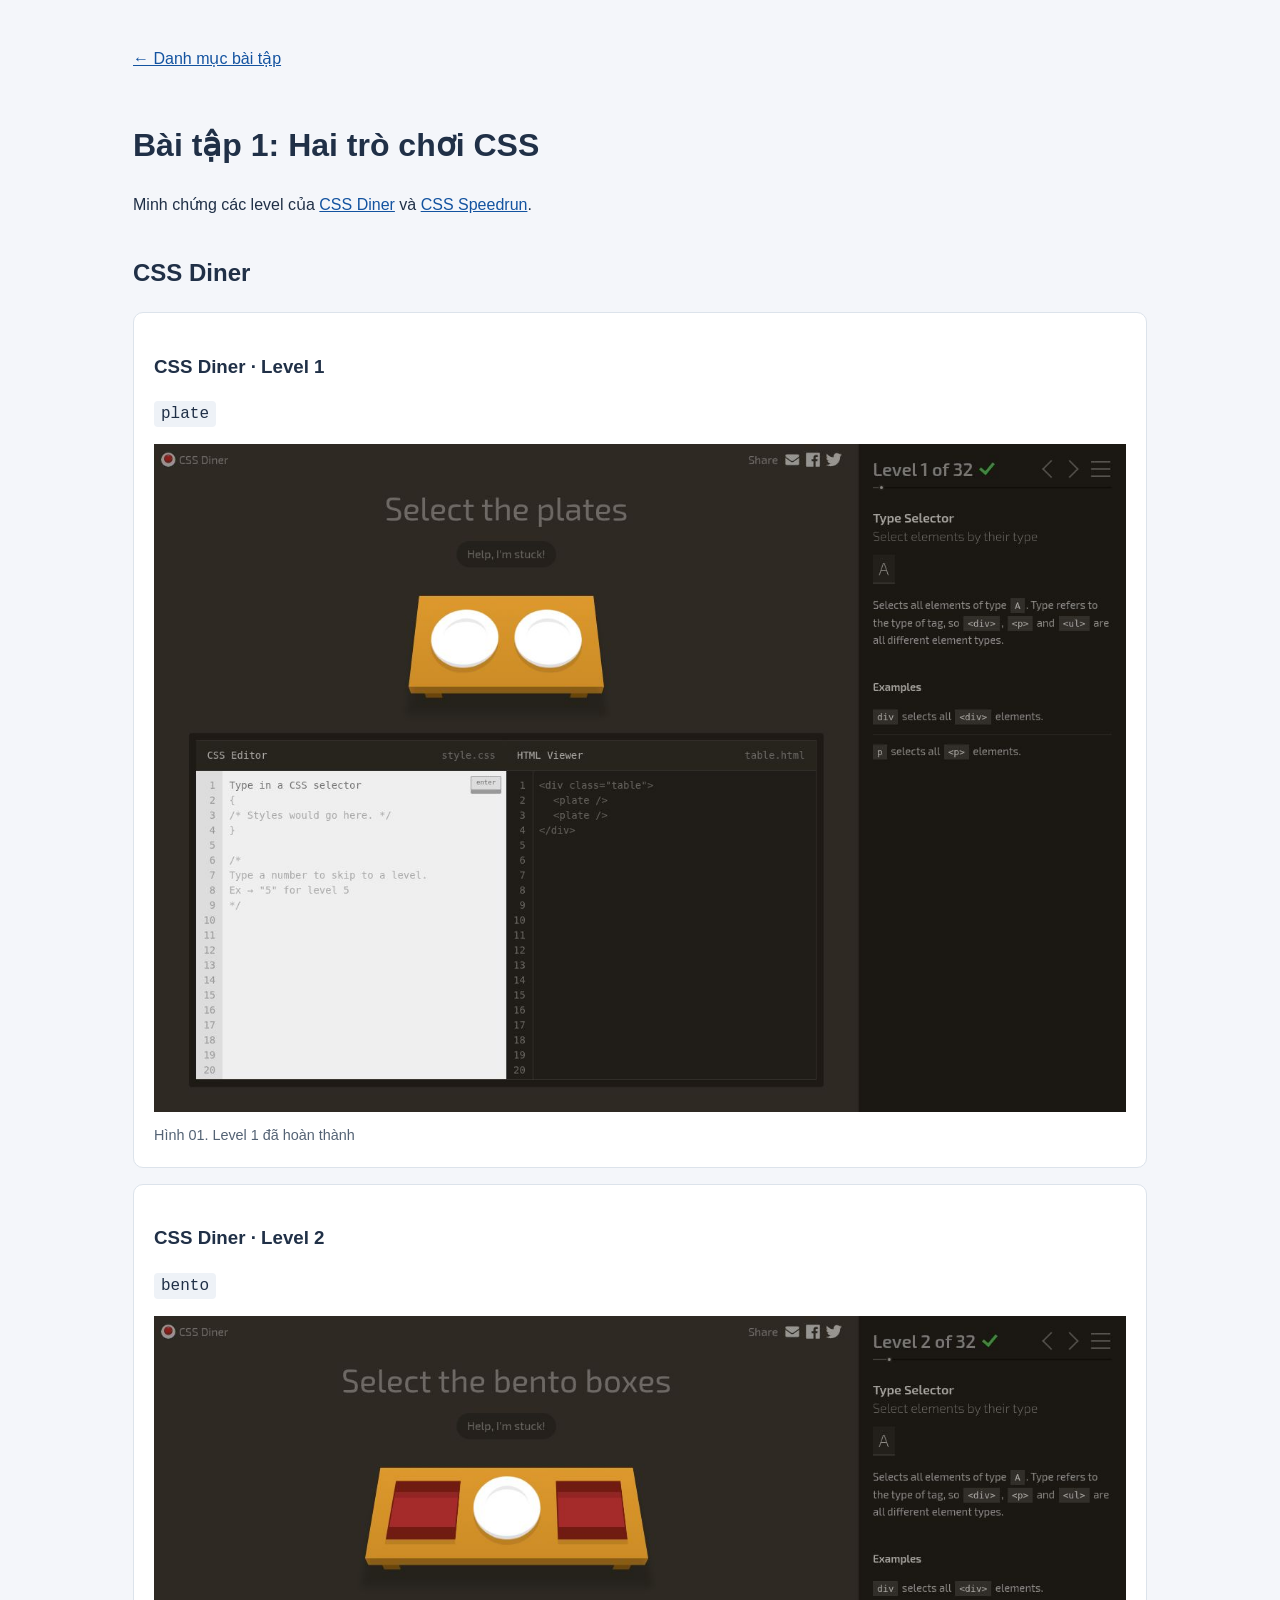
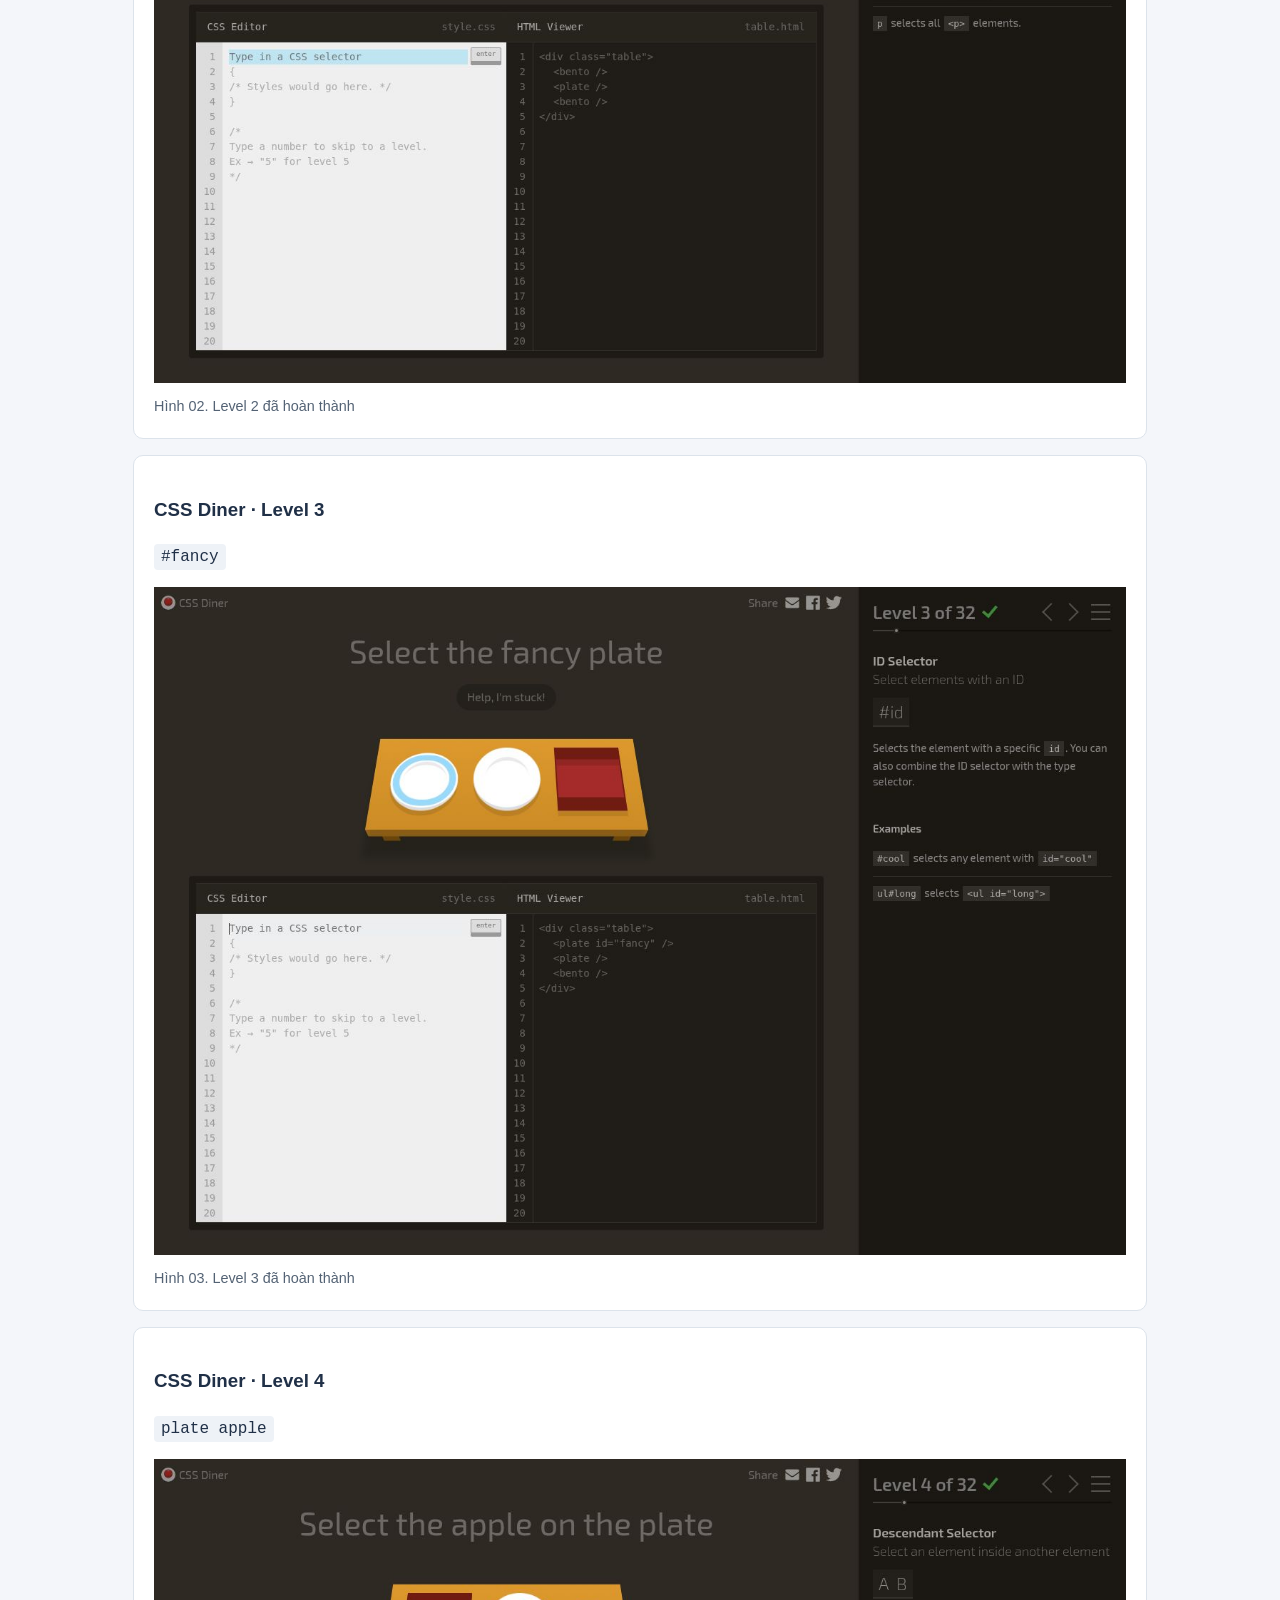
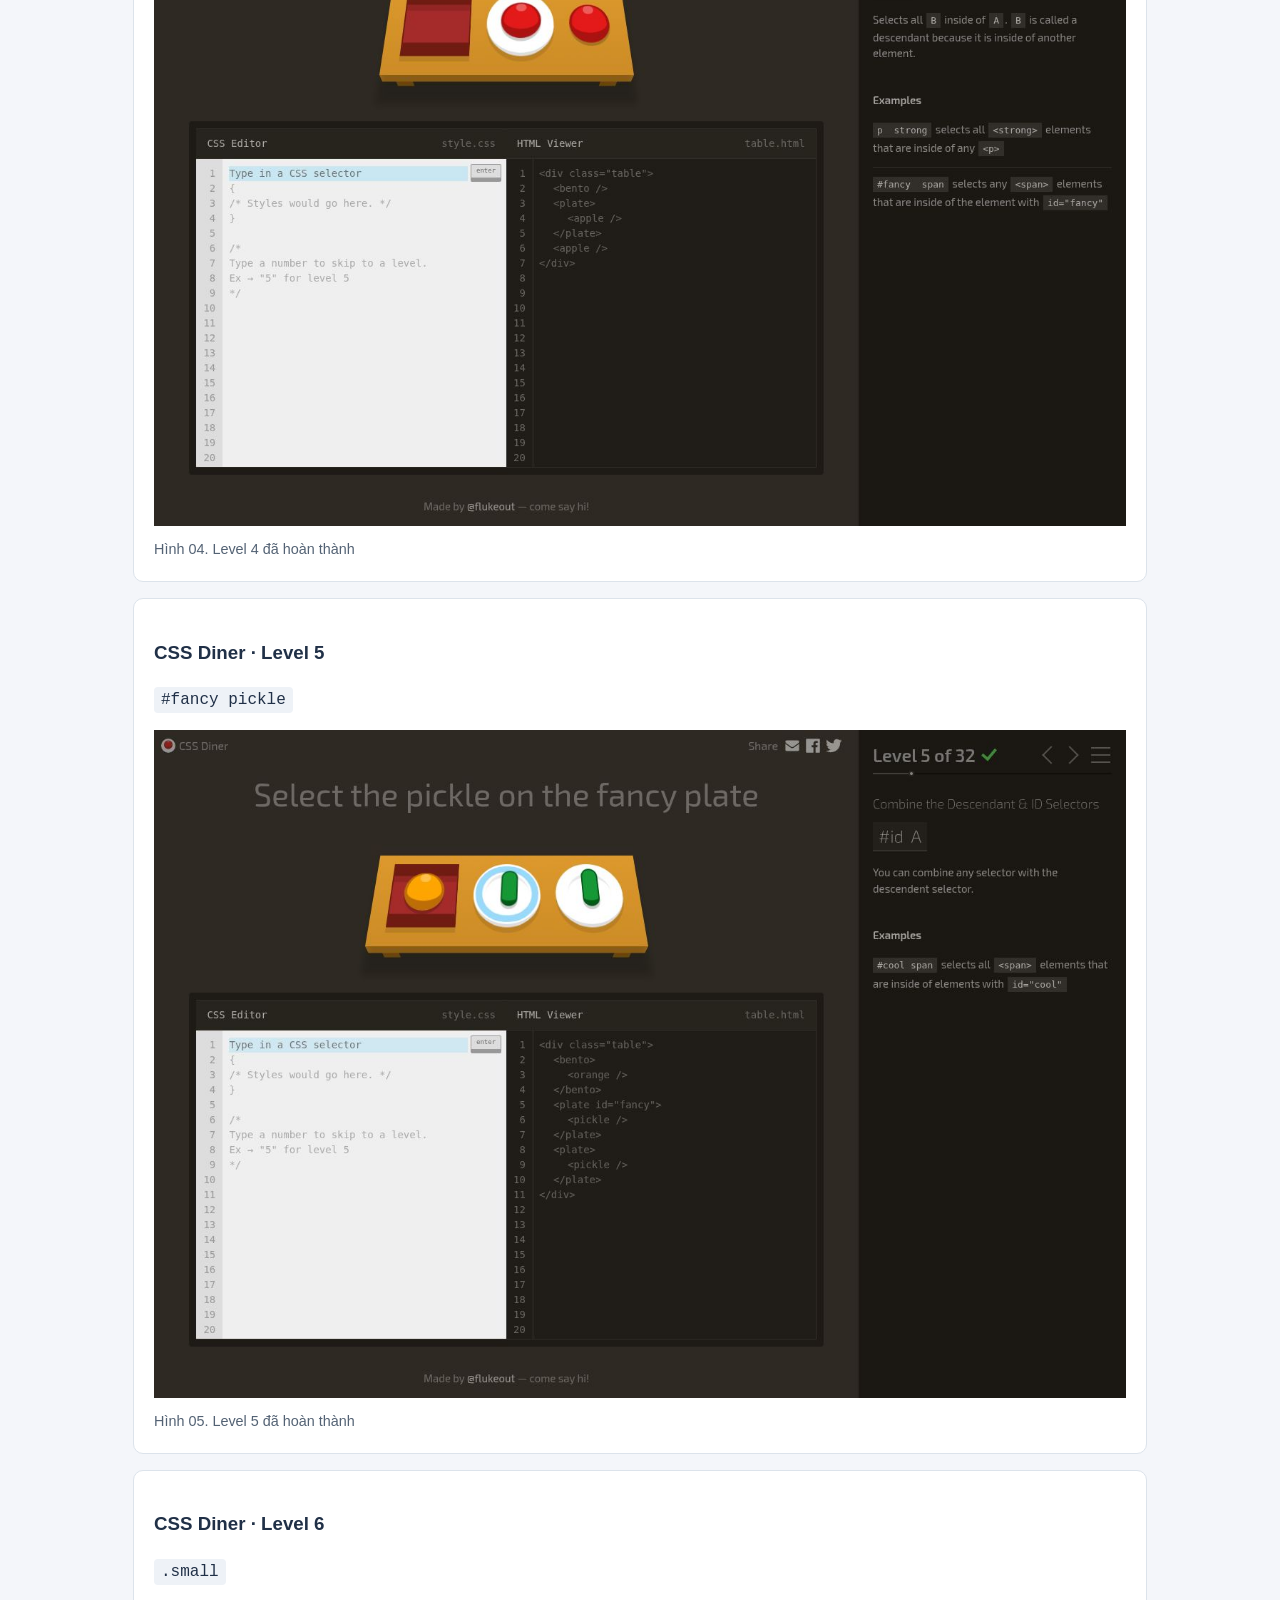
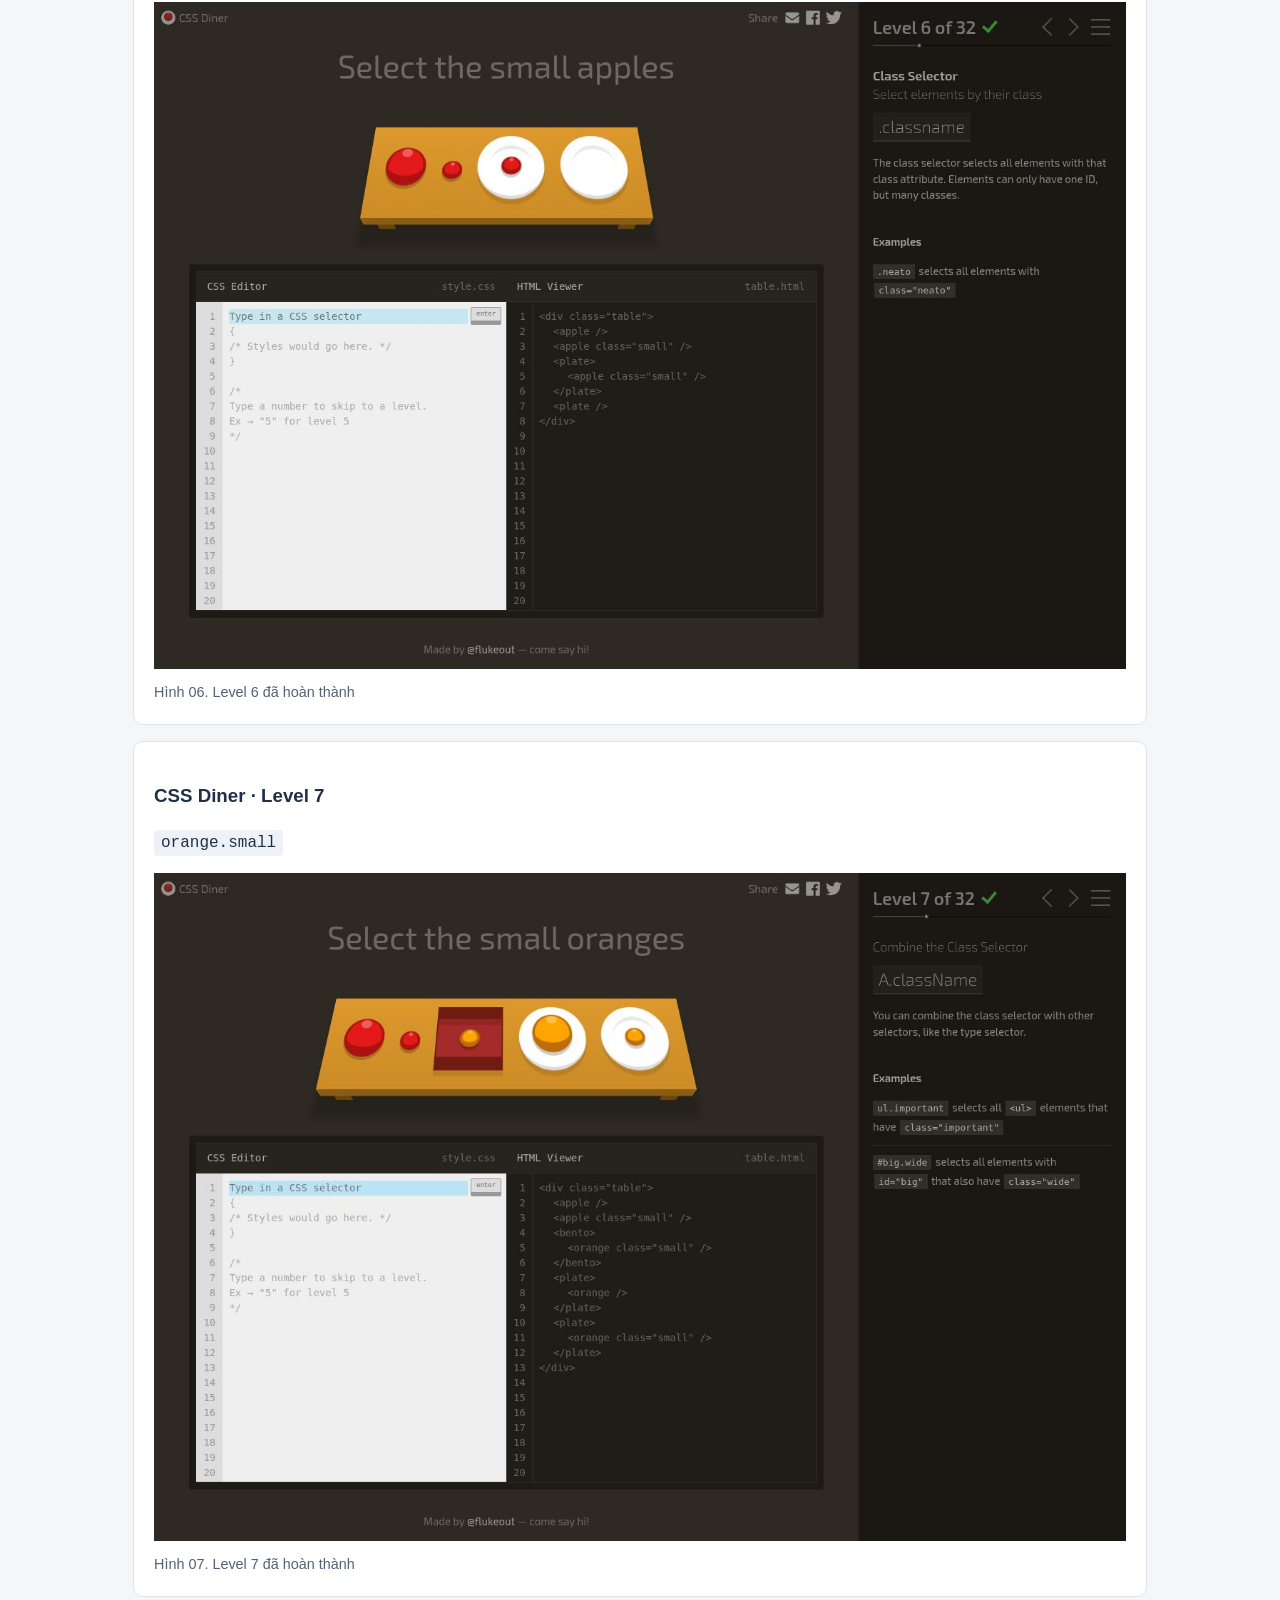
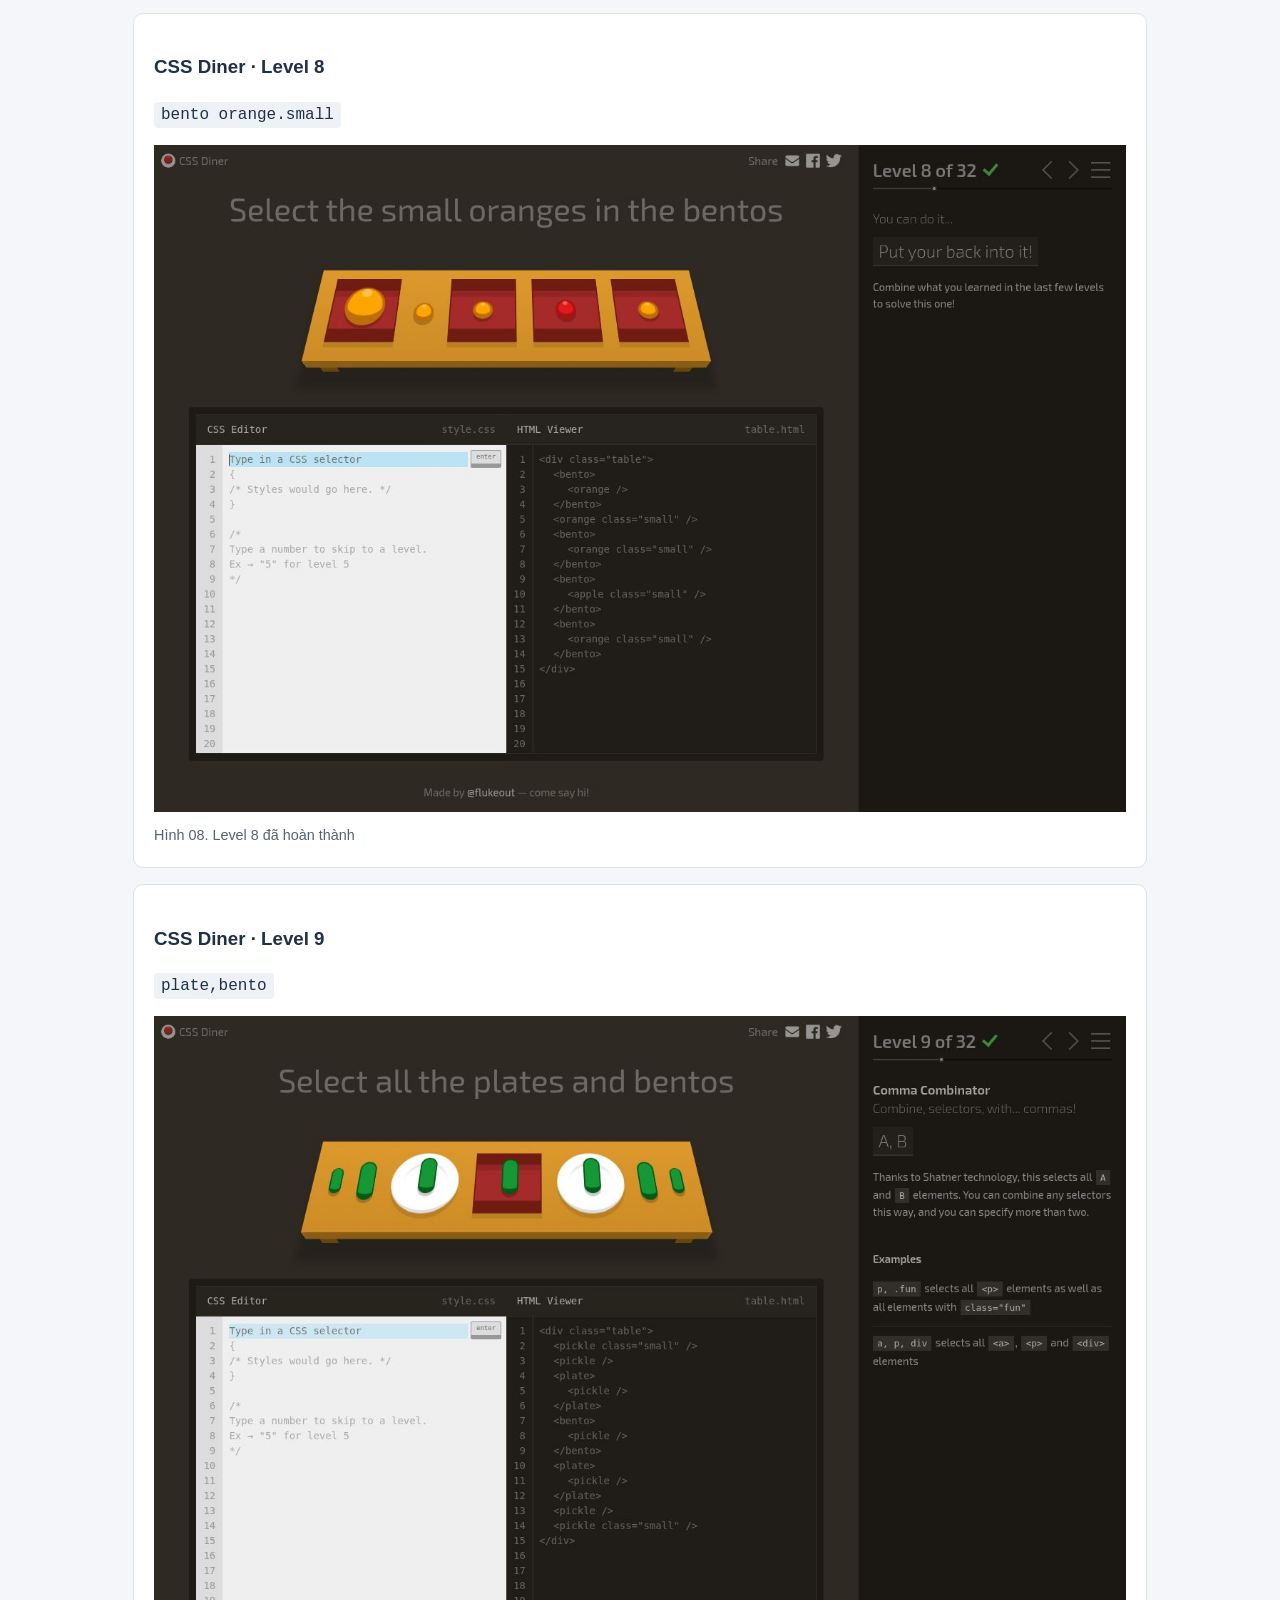
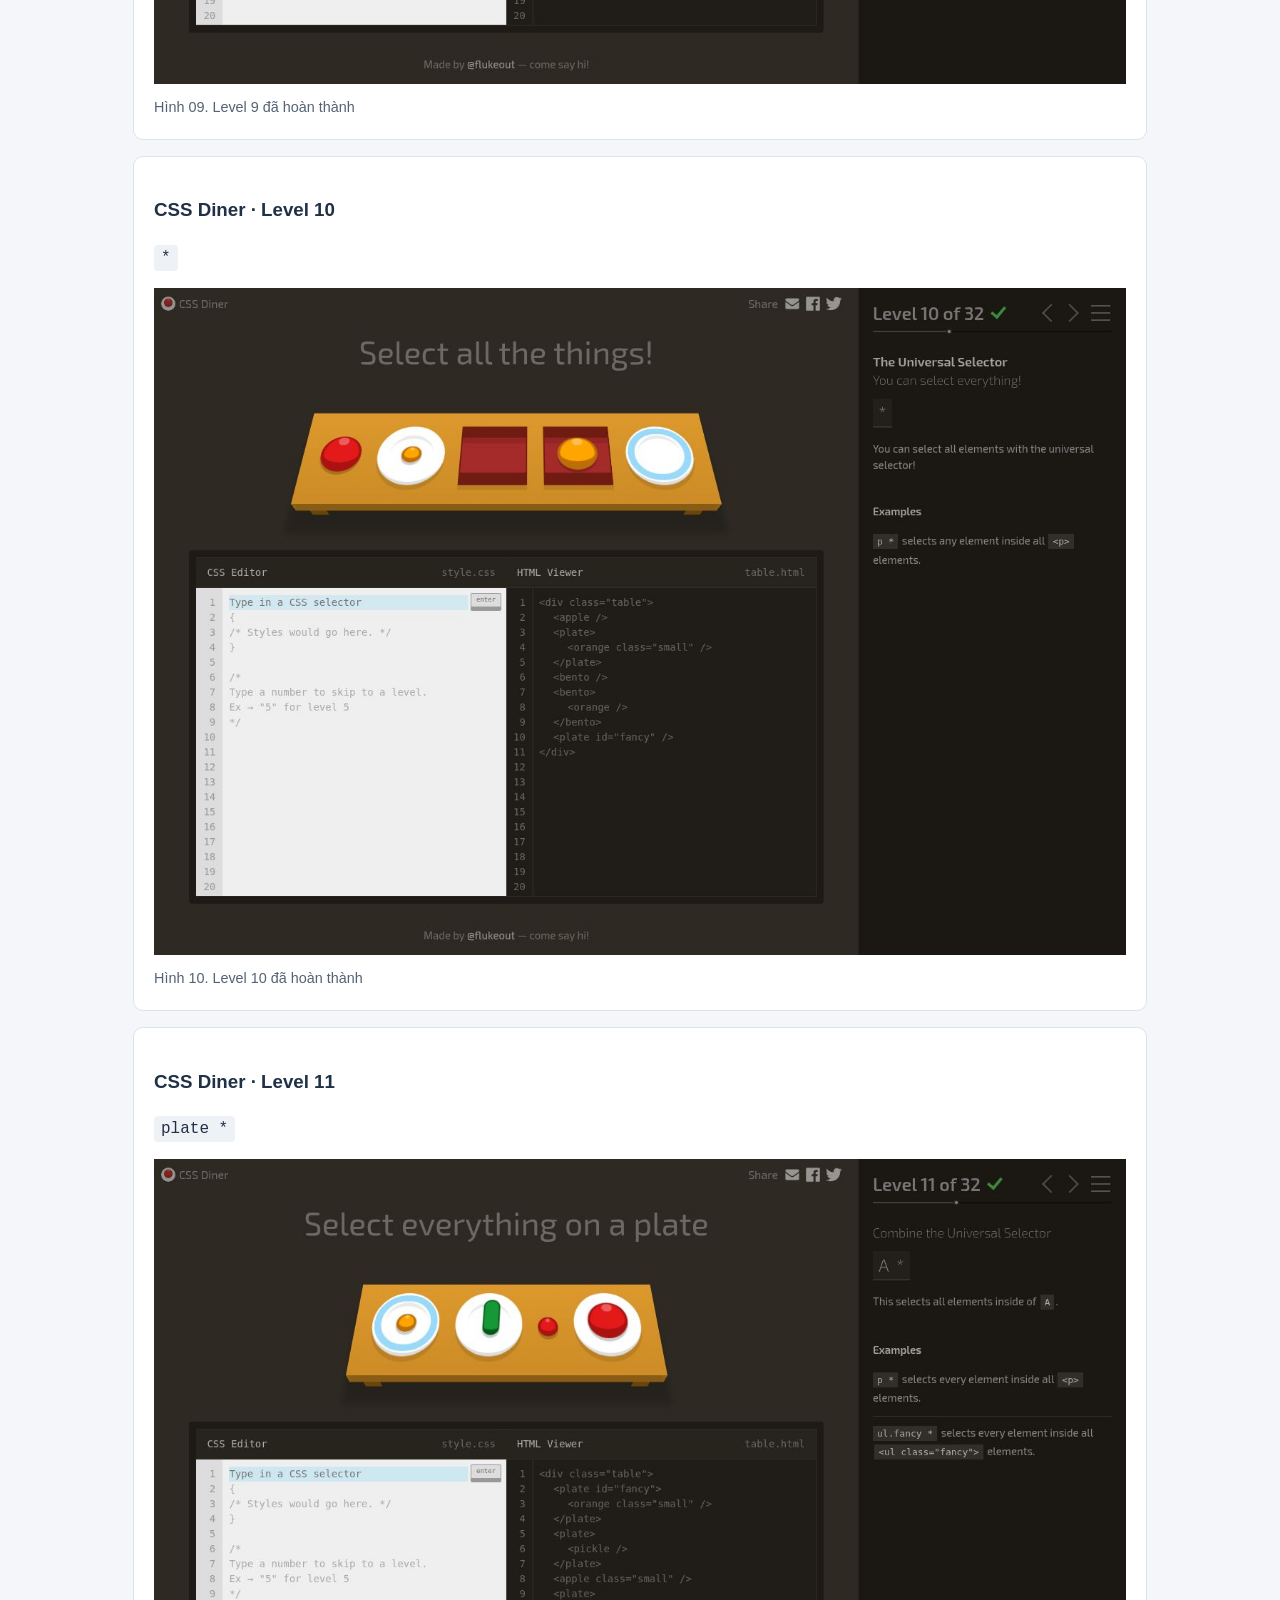
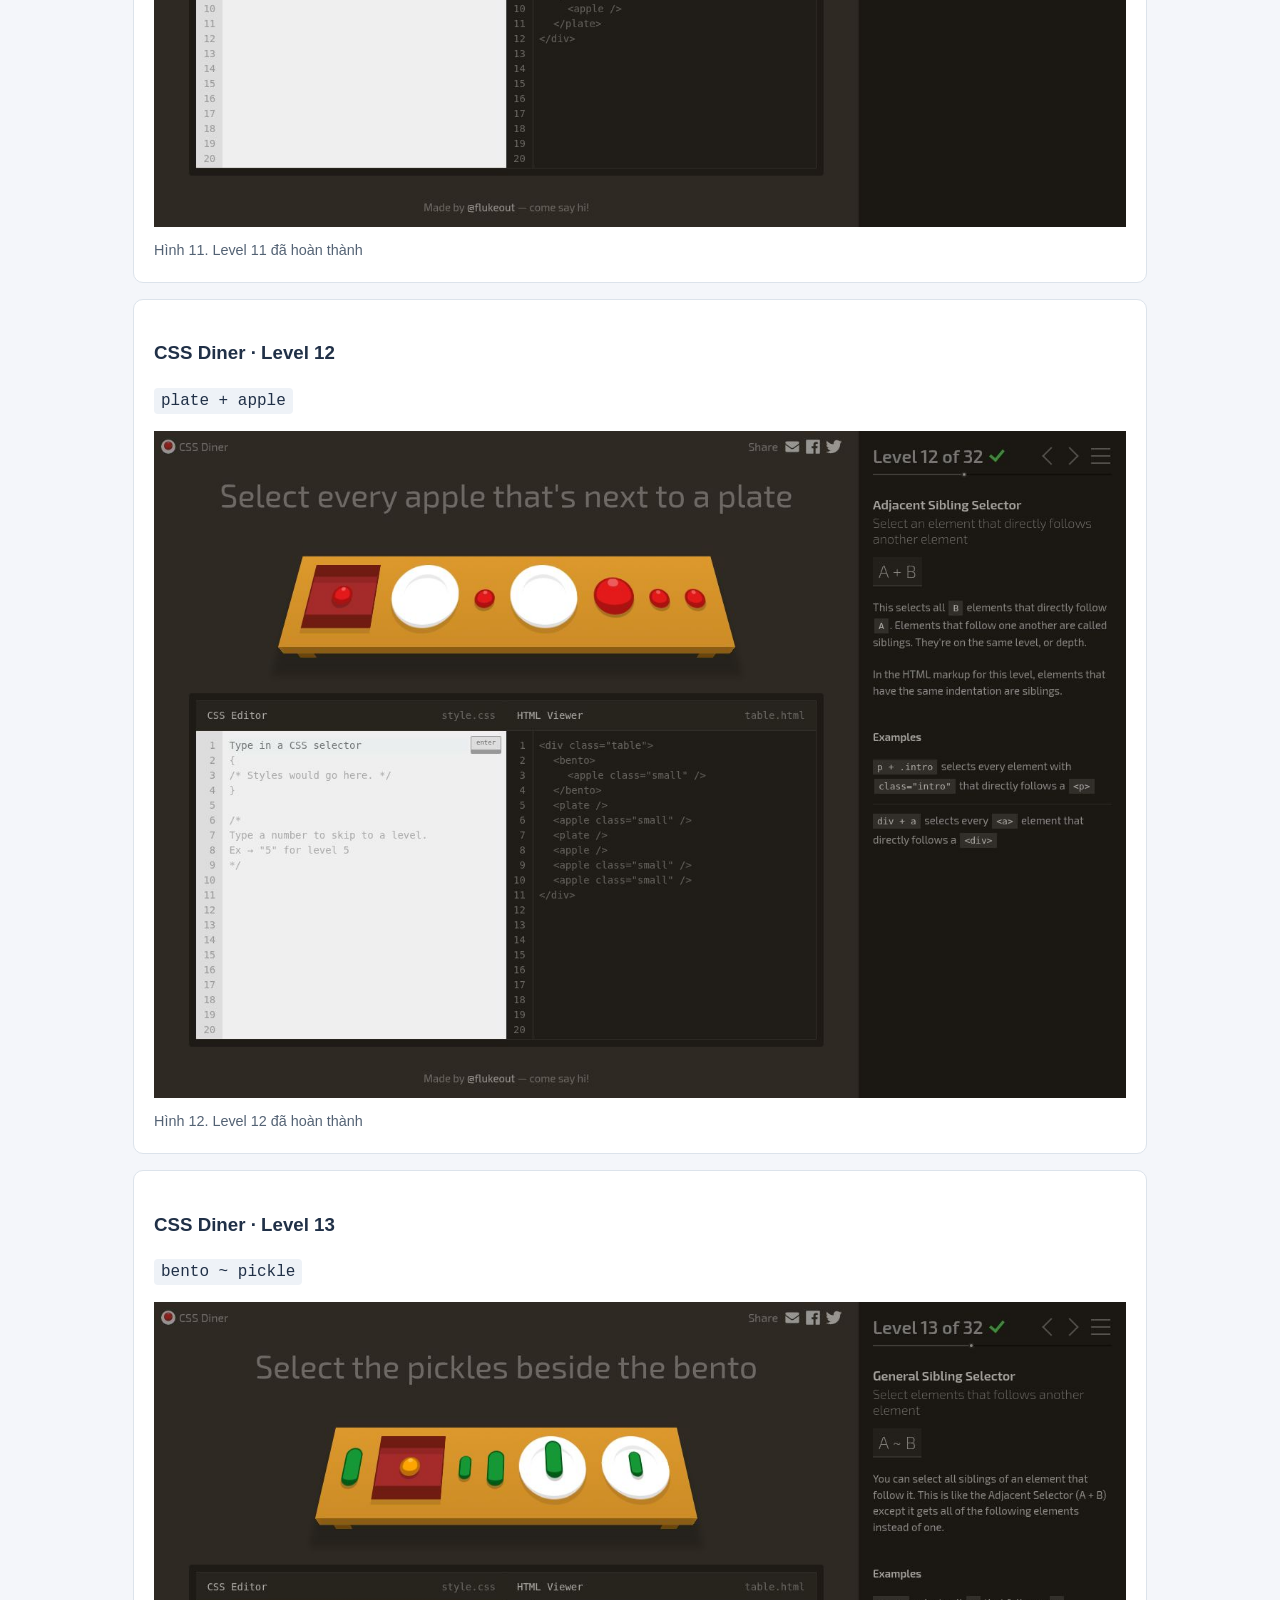
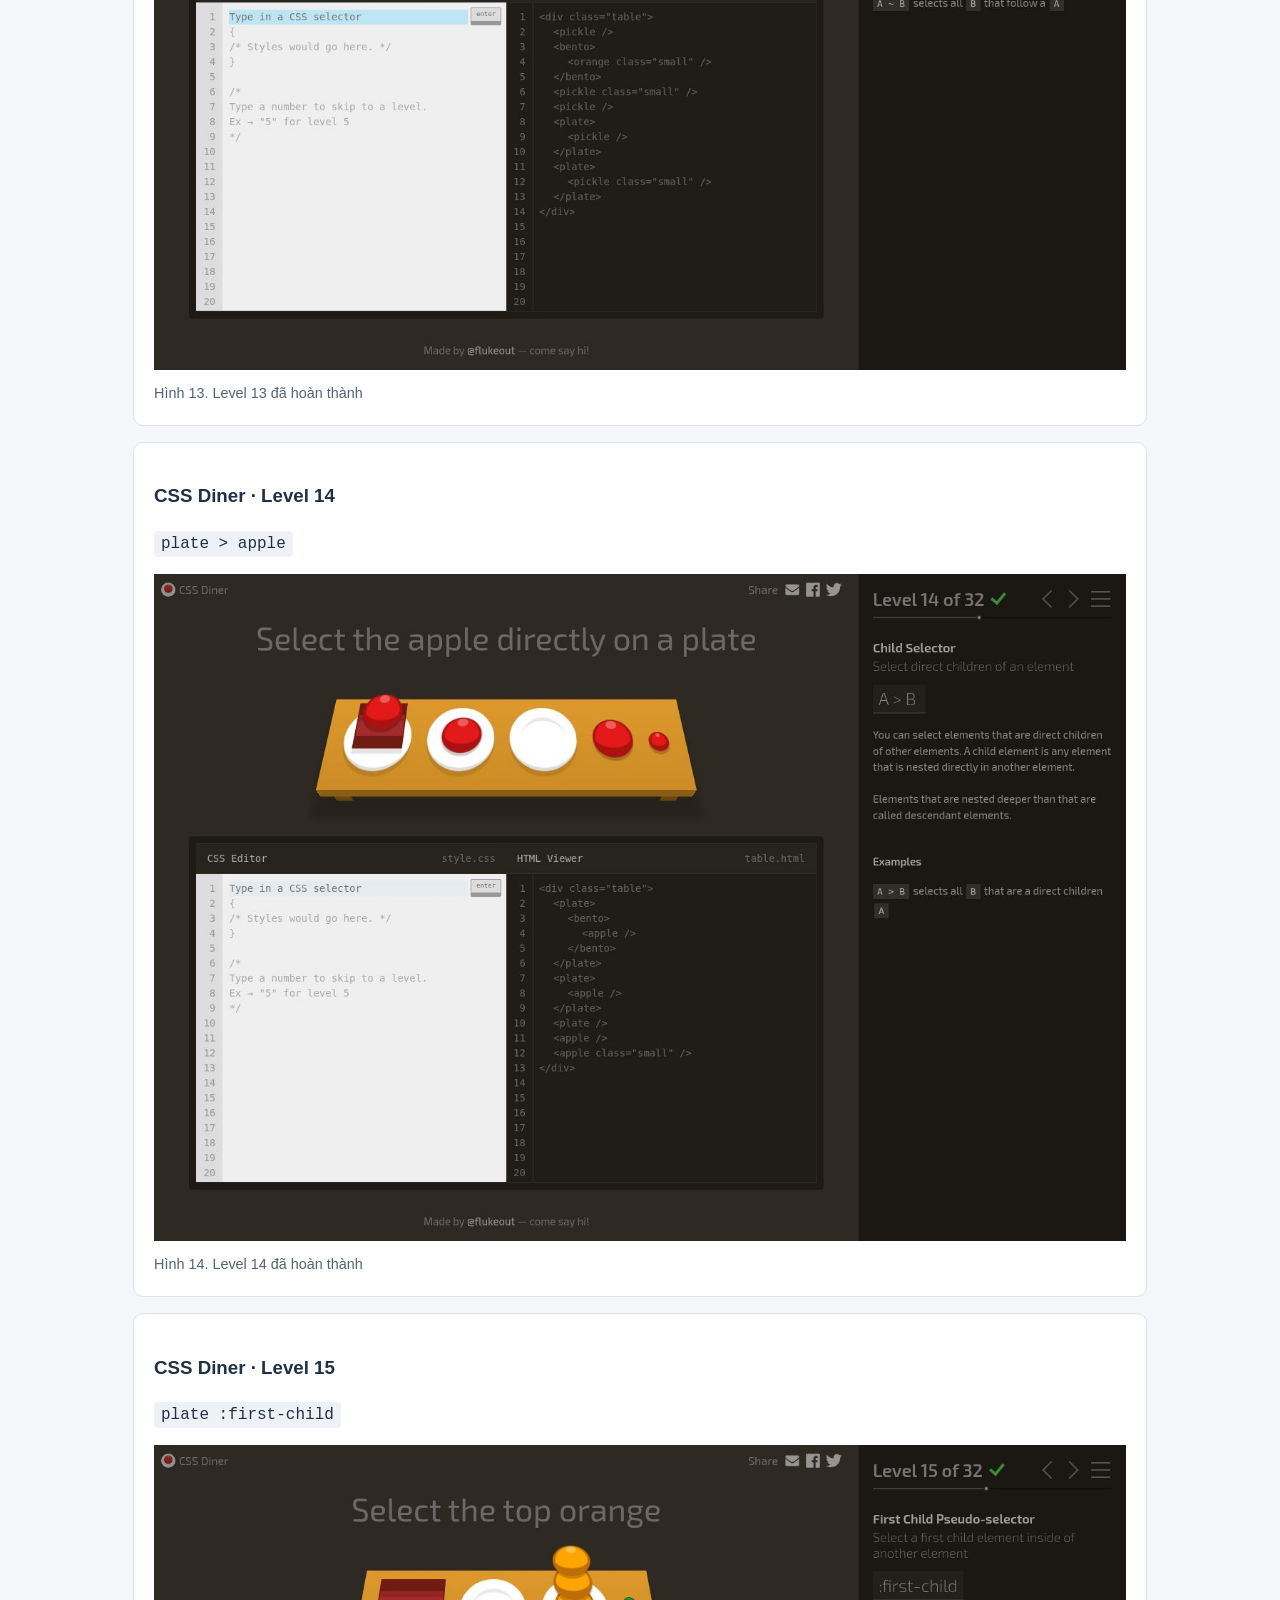
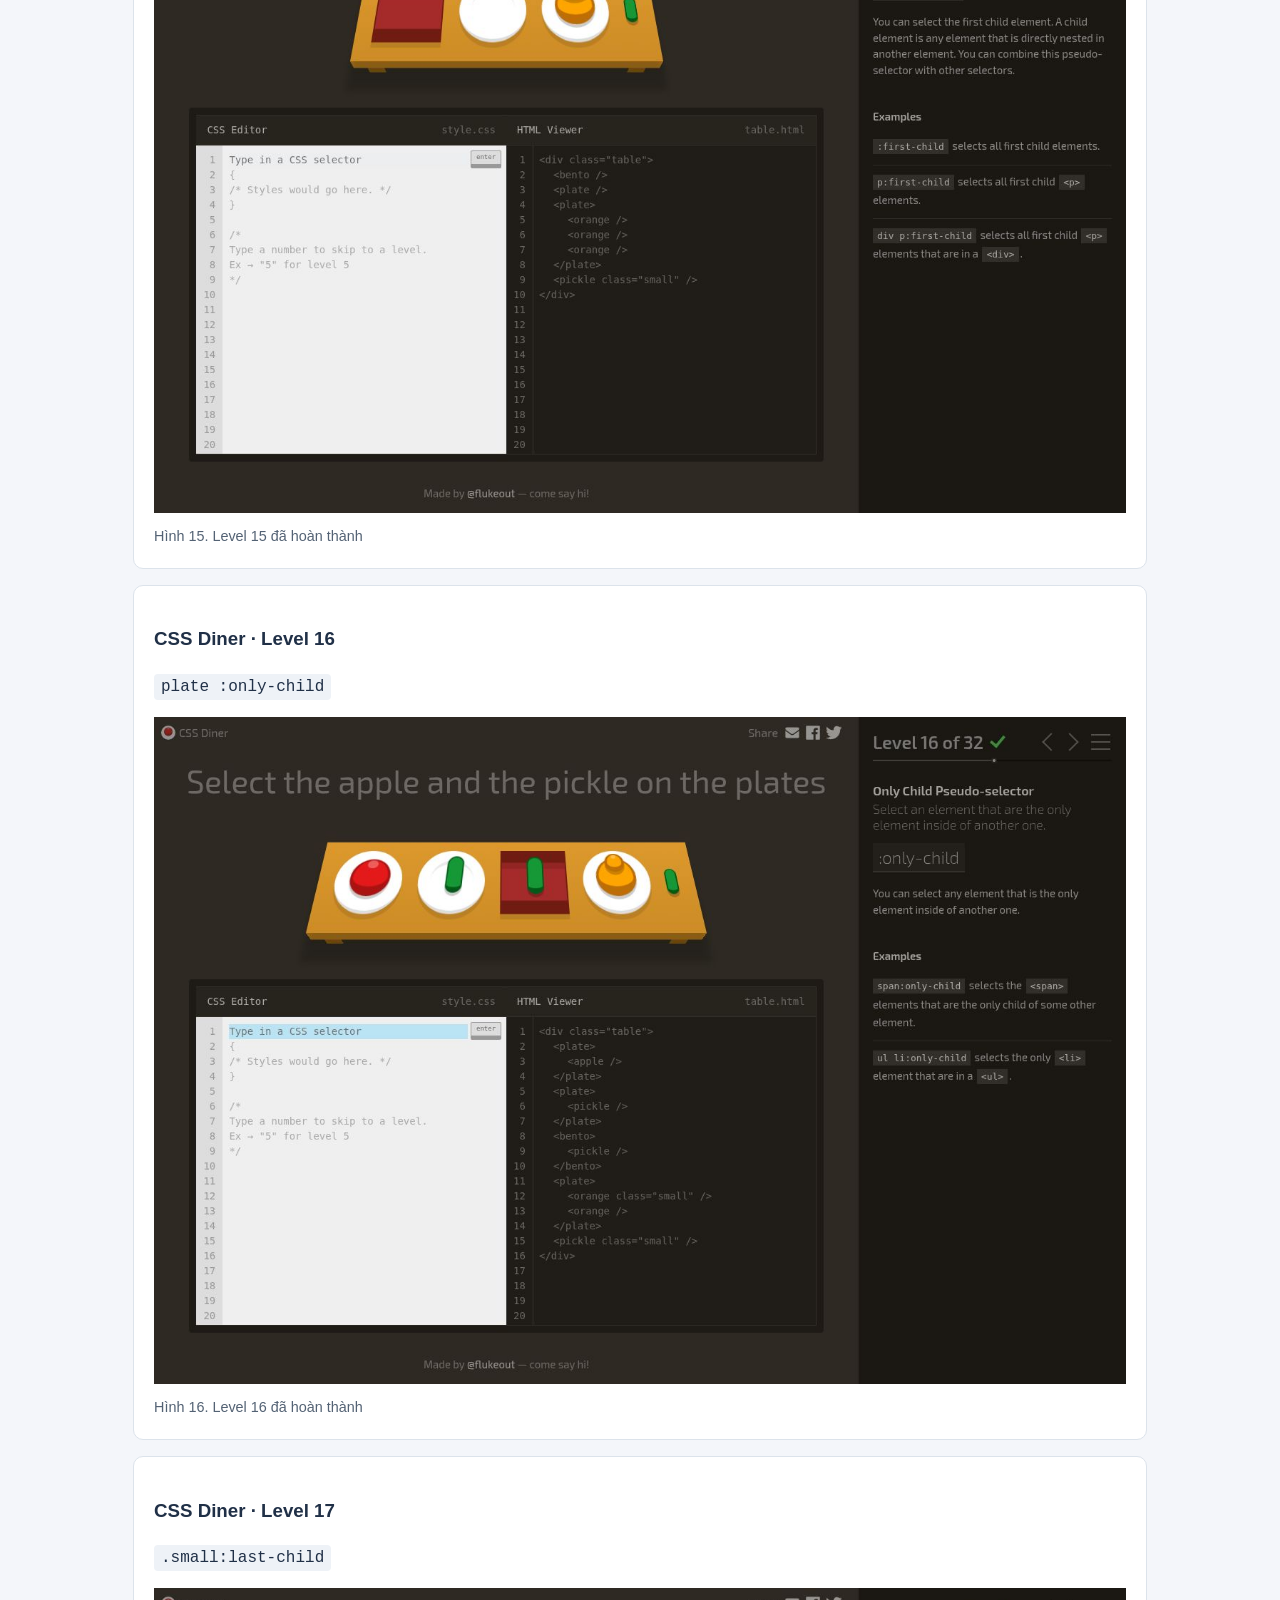
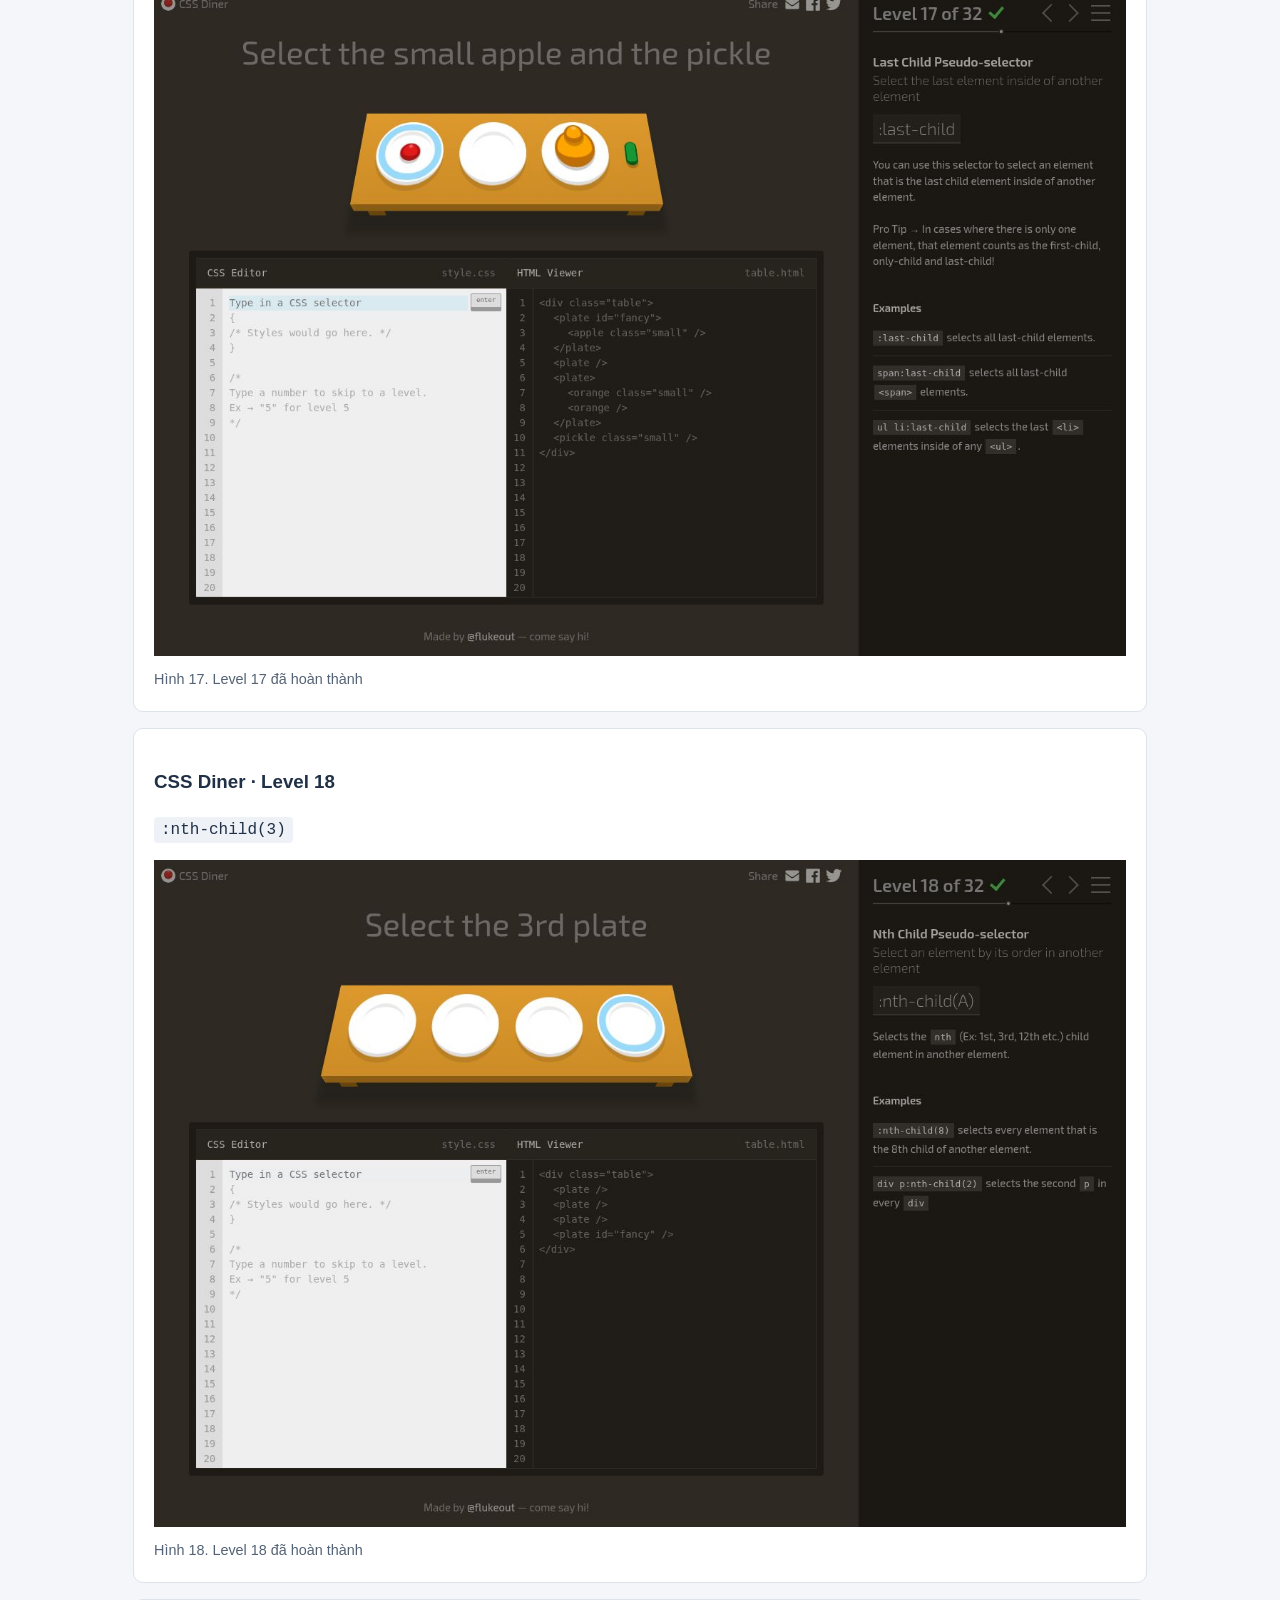
<file: Tuan3/VeNha/BaiTap1.html>
<!doctype html>
<html lang="vi"><head><meta charset="utf-8"><meta name="viewport" content="width=device-width, initial-scale=1"><title>Bài tập 1 - Minh chứng CSS</title>
<style>*{box-sizing:border-box}body{font:16px/1.6 Arial,sans-serif;background:#f4f6fa;color:#203047;margin:0}main{max-width:1050px;margin:auto;padding:30px 18px}a{color:#1353a0}h1,h2{margin-top:1.5em}figure{background:#fff;border:1px solid #dce3eb;border-radius:10px;margin:16px 0;padding:20px}figure img{display:block;max-width:100%;height:auto;margin:12px auto}figcaption{color:#536274;font-size:.9rem}code{background:#eef2f7;padding:4px 7px;border-radius:4px}</style></head><body><main>
<p><a href="index.html">← Danh mục bài tập</a></p><h1>Bài tập 1: Hai trò chơi CSS</h1>
<p>Minh chứng các level của <a href="https://flukeout.github.io/">CSS Diner</a> và <a href="https://css-speedrun.netlify.app/">CSS Speedrun</a>.</p>
<h2>CSS Diner</h2><figure><h3>CSS Diner · Level 1</h3><p><code>plate</code></p><a href="minh-chung/diner-01.jpg"><img loading="lazy" src="minh-chung/diner-01.jpg" alt="Hình 01. Level 1 đã hoàn thành"></a><figcaption>Hình 01. Level 1 đã hoàn thành</figcaption></figure>
<figure><h3>CSS Diner · Level 2</h3><p><code>bento</code></p><a href="minh-chung/diner-02.jpg"><img loading="lazy" src="minh-chung/diner-02.jpg" alt="Hình 02. Level 2 đã hoàn thành"></a><figcaption>Hình 02. Level 2 đã hoàn thành</figcaption></figure>
<figure><h3>CSS Diner · Level 3</h3><p><code>#fancy</code></p><a href="minh-chung/diner-03.jpg"><img loading="lazy" src="minh-chung/diner-03.jpg" alt="Hình 03. Level 3 đã hoàn thành"></a><figcaption>Hình 03. Level 3 đã hoàn thành</figcaption></figure>
<figure><h3>CSS Diner · Level 4</h3><p><code>plate apple</code></p><a href="minh-chung/diner-04.jpg"><img loading="lazy" src="minh-chung/diner-04.jpg" alt="Hình 04. Level 4 đã hoàn thành"></a><figcaption>Hình 04. Level 4 đã hoàn thành</figcaption></figure>
<figure><h3>CSS Diner · Level 5</h3><p><code>#fancy pickle</code></p><a href="minh-chung/diner-05.jpg"><img loading="lazy" src="minh-chung/diner-05.jpg" alt="Hình 05. Level 5 đã hoàn thành"></a><figcaption>Hình 05. Level 5 đã hoàn thành</figcaption></figure>
<figure><h3>CSS Diner · Level 6</h3><p><code>.small</code></p><a href="minh-chung/diner-06.jpg"><img loading="lazy" src="minh-chung/diner-06.jpg" alt="Hình 06. Level 6 đã hoàn thành"></a><figcaption>Hình 06. Level 6 đã hoàn thành</figcaption></figure>
<figure><h3>CSS Diner · Level 7</h3><p><code>orange.small</code></p><a href="minh-chung/diner-07.jpg"><img loading="lazy" src="minh-chung/diner-07.jpg" alt="Hình 07. Level 7 đã hoàn thành"></a><figcaption>Hình 07. Level 7 đã hoàn thành</figcaption></figure>
<figure><h3>CSS Diner · Level 8</h3><p><code>bento orange.small</code></p><a href="minh-chung/diner-08.jpg"><img loading="lazy" src="minh-chung/diner-08.jpg" alt="Hình 08. Level 8 đã hoàn thành"></a><figcaption>Hình 08. Level 8 đã hoàn thành</figcaption></figure>
<figure><h3>CSS Diner · Level 9</h3><p><code>plate,bento</code></p><a href="minh-chung/diner-09.jpg"><img loading="lazy" src="minh-chung/diner-09.jpg" alt="Hình 09. Level 9 đã hoàn thành"></a><figcaption>Hình 09. Level 9 đã hoàn thành</figcaption></figure>
<figure><h3>CSS Diner · Level 10</h3><p><code>*</code></p><a href="minh-chung/diner-10.jpg"><img loading="lazy" src="minh-chung/diner-10.jpg" alt="Hình 10. Level 10 đã hoàn thành"></a><figcaption>Hình 10. Level 10 đã hoàn thành</figcaption></figure>
<figure><h3>CSS Diner · Level 11</h3><p><code>plate *</code></p><a href="minh-chung/diner-11.jpg"><img loading="lazy" src="minh-chung/diner-11.jpg" alt="Hình 11. Level 11 đã hoàn thành"></a><figcaption>Hình 11. Level 11 đã hoàn thành</figcaption></figure>
<figure><h3>CSS Diner · Level 12</h3><p><code>plate + apple</code></p><a href="minh-chung/diner-12.jpg"><img loading="lazy" src="minh-chung/diner-12.jpg" alt="Hình 12. Level 12 đã hoàn thành"></a><figcaption>Hình 12. Level 12 đã hoàn thành</figcaption></figure>
<figure><h3>CSS Diner · Level 13</h3><p><code>bento ~ pickle</code></p><a href="minh-chung/diner-13.jpg"><img loading="lazy" src="minh-chung/diner-13.jpg" alt="Hình 13. Level 13 đã hoàn thành"></a><figcaption>Hình 13. Level 13 đã hoàn thành</figcaption></figure>
<figure><h3>CSS Diner · Level 14</h3><p><code>plate &gt; apple</code></p><a href="minh-chung/diner-14.jpg"><img loading="lazy" src="minh-chung/diner-14.jpg" alt="Hình 14. Level 14 đã hoàn thành"></a><figcaption>Hình 14. Level 14 đã hoàn thành</figcaption></figure>
<figure><h3>CSS Diner · Level 15</h3><p><code>plate :first-child</code></p><a href="minh-chung/diner-15.jpg"><img loading="lazy" src="minh-chung/diner-15.jpg" alt="Hình 15. Level 15 đã hoàn thành"></a><figcaption>Hình 15. Level 15 đã hoàn thành</figcaption></figure>
<figure><h3>CSS Diner · Level 16</h3><p><code>plate :only-child</code></p><a href="minh-chung/diner-16.jpg"><img loading="lazy" src="minh-chung/diner-16.jpg" alt="Hình 16. Level 16 đã hoàn thành"></a><figcaption>Hình 16. Level 16 đã hoàn thành</figcaption></figure>
<figure><h3>CSS Diner · Level 17</h3><p><code>.small:last-child</code></p><a href="minh-chung/diner-17.jpg"><img loading="lazy" src="minh-chung/diner-17.jpg" alt="Hình 17. Level 17 đã hoàn thành"></a><figcaption>Hình 17. Level 17 đã hoàn thành</figcaption></figure>
<figure><h3>CSS Diner · Level 18</h3><p><code>:nth-child(3)</code></p><a href="minh-chung/diner-18.jpg"><img loading="lazy" src="minh-chung/diner-18.jpg" alt="Hình 18. Level 18 đã hoàn thành"></a><figcaption>Hình 18. Level 18 đã hoàn thành</figcaption></figure>
<figure><h3>CSS Diner · Level 19</h3><p><code>bento:nth-last-child(3)</code></p><a href="minh-chung/diner-19.jpg"><img loading="lazy" src="minh-chung/diner-19.jpg" alt="Hình 19. Level 19 đã hoàn thành"></a><figcaption>Hình 19. Level 19 đã hoàn thành</figcaption></figure>
<figure><h3>CSS Diner · Level 20</h3><p><code>apple:first-of-type</code></p><a href="minh-chung/diner-20.jpg"><img loading="lazy" src="minh-chung/diner-20.jpg" alt="Hình 20. Level 20 đã hoàn thành"></a><figcaption>Hình 20. Level 20 đã hoàn thành</figcaption></figure>
<figure><h3>CSS Diner · Level 21</h3><p><code>plate:nth-of-type(even)</code></p><a href="minh-chung/diner-21.jpg"><img loading="lazy" src="minh-chung/diner-21.jpg" alt="Hình 21. Level 21 đã hoàn thành"></a><figcaption>Hình 21. Level 21 đã hoàn thành</figcaption></figure>
<figure><h3>CSS Diner · Level 22</h3><p><code>plate:nth-of-type(2n+3)</code></p><a href="minh-chung/diner-22.jpg"><img loading="lazy" src="minh-chung/diner-22.jpg" alt="Hình 22. Level 22 đã hoàn thành"></a><figcaption>Hình 22. Level 22 đã hoàn thành</figcaption></figure>
<figure><h3>CSS Diner · Level 23</h3><p><code>apple:only-of-type</code></p><a href="minh-chung/diner-23.jpg"><img loading="lazy" src="minh-chung/diner-23.jpg" alt="Hình 23. Level 23 đã hoàn thành"></a><figcaption>Hình 23. Level 23 đã hoàn thành</figcaption></figure>
<figure><h3>CSS Diner · Level 24</h3><p><code>.small:last-of-type</code></p><a href="minh-chung/diner-24.jpg"><img loading="lazy" src="minh-chung/diner-24.jpg" alt="Hình 24. Level 24 đã hoàn thành"></a><figcaption>Hình 24. Level 24 đã hoàn thành</figcaption></figure>
<figure><h3>CSS Diner · Level 25</h3><p><code>bento:empty</code></p><a href="minh-chung/diner-25.jpg"><img loading="lazy" src="minh-chung/diner-25.jpg" alt="Hình 25. Level 25 đã hoàn thành"></a><figcaption>Hình 25. Level 25 đã hoàn thành</figcaption></figure>
<figure><h3>CSS Diner · Level 26</h3><p><code>apple:not(.small)</code></p><a href="minh-chung/diner-26.jpg"><img loading="lazy" src="minh-chung/diner-26.jpg" alt="Hình 26. Level 26 đã hoàn thành"></a><figcaption>Hình 26. Level 26 đã hoàn thành</figcaption></figure>
<figure><h3>CSS Diner · Level 27</h3><p><code>[for]</code></p><a href="minh-chung/diner-27.jpg"><img loading="lazy" src="minh-chung/diner-27.jpg" alt="Hình 27. Level 27 đã hoàn thành"></a><figcaption>Hình 27. Level 27 đã hoàn thành</figcaption></figure>
<figure><h3>CSS Diner · Level 28</h3><p><code>plate[for]</code></p><a href="minh-chung/diner-28.jpg"><img loading="lazy" src="minh-chung/diner-28.jpg" alt="Hình 28. Level 28 đã hoàn thành"></a><figcaption>Hình 28. Level 28 đã hoàn thành</figcaption></figure>
<figure><h3>CSS Diner · Level 29</h3><p><code>[for=Vitaly]</code></p><a href="minh-chung/diner-29.jpg"><img loading="lazy" src="minh-chung/diner-29.jpg" alt="Hình 29. Level 29 đã hoàn thành"></a><figcaption>Hình 29. Level 29 đã hoàn thành</figcaption></figure>
<figure><h3>CSS Diner · Level 30</h3><p><code>[for^=&quot;Sa&quot;]</code></p><a href="minh-chung/diner-30.jpg"><img loading="lazy" src="minh-chung/diner-30.jpg" alt="Hình 30. Level 30 đã hoàn thành"></a><figcaption>Hình 30. Level 30 đã hoàn thành</figcaption></figure>
<figure><h3>CSS Diner · Level 31</h3><p><code>[for$=&quot;ato&quot;]</code></p><a href="minh-chung/diner-31.jpg"><img loading="lazy" src="minh-chung/diner-31.jpg" alt="Hình 31. Level 31 đã hoàn thành"></a><figcaption>Hình 31. Level 31 đã hoàn thành</figcaption></figure>
<figure><h3>CSS Diner · Level 32</h3><p><code>[for*=&quot;obb&quot;]</code></p><a href="minh-chung/diner-32.jpg"><img loading="lazy" src="minh-chung/diner-32.jpg" alt="Hình 32. Level 32 đã hoàn thành"></a><figcaption>Hình 32. Level 32 đã hoàn thành</figcaption></figure>
<h2>CSS Speedrun</h2><figure><h3>CSS Speedrun · Intro</h3><p><code>li:first-child</code></p><a href="minh-chung/speedrun-intro.jpg"><img loading="lazy" src="minh-chung/speedrun-intro.jpg" alt="Minh chứng Intro đã hoàn thành."></a><figcaption>Minh chứng Intro đã hoàn thành.</figcaption></figure>
<figure><h3>CSS Speedrun · Level 1</h3><p><code>p:not(.foo)</code></p><a href="minh-chung/speedrun-01.jpg"><img loading="lazy" src="minh-chung/speedrun-01.jpg" alt="Hình 01. Level 1 đã hoàn thành."></a><figcaption>Hình 01. Level 1 đã hoàn thành.</figcaption></figure>
<figure><h3>CSS Speedrun · Level 2</h3><p><code>li:nth-child(2n + 3)</code></p><a href="minh-chung/speedrun-02.jpg"><img loading="lazy" src="minh-chung/speedrun-02.jpg" alt="Hình 02. Level 2 đã hoàn thành."></a><figcaption>Hình 02. Level 2 đã hoàn thành.</figcaption></figure>
<figure><h3>CSS Speedrun · Level 3</h3><p><code>div &gt; *</code></p><a href="minh-chung/speedrun-03.jpg"><img loading="lazy" src="minh-chung/speedrun-03.jpg" alt="Hình 03. Level 3 đã hoàn thành."></a><figcaption>Hình 03. Level 3 đã hoàn thành.</figcaption></figure>
<figure><h3>CSS Speedrun · Level 4</h3><p><code>span[data-item]</code></p><a href="minh-chung/speedrun-04.jpg"><img loading="lazy" src="minh-chung/speedrun-04.jpg" alt="Hình 04. Level 4 đã hoàn thành."></a><figcaption>Hình 04. Level 4 đã hoàn thành.</figcaption></figure>
<figure><h3>CSS Speedrun · Level 5</h3><p><code>p ~ span</code></p><a href="minh-chung/speedrun-05.jpg"><img loading="lazy" src="minh-chung/speedrun-05.jpg" alt="Hình 05. Level 5 đã hoàn thành."></a><figcaption>Hình 05. Level 5 đã hoàn thành.</figcaption></figure>
<figure><h3>CSS Speedrun · Level 6</h3><p><code>:enabled</code></p><a href="minh-chung/speedrun-06.jpg"><img loading="lazy" src="minh-chung/speedrun-06.jpg" alt="Hình 06. Level 6 đã hoàn thành."></a><figcaption>Hình 06. Level 6 đã hoàn thành.</figcaption></figure>
<figure><h3>CSS Speedrun · Level 7</h3><p><code>#one, #two, #five, #six, #nine</code></p><a href="minh-chung/speedrun-07.jpg"><img loading="lazy" src="minh-chung/speedrun-07.jpg" alt="Hình 07. Level 7 đã hoàn thành."></a><figcaption>Hình 07. Level 7 đã hoàn thành.</figcaption></figure>
<figure><h3>CSS Speedrun · Level 8</h3><p><code>a + span</code></p><a href="minh-chung/speedrun-08.jpg"><img loading="lazy" src="minh-chung/speedrun-08.jpg" alt="Hình 08. Level 8 đã hoàn thành."></a><figcaption>Hình 08. Level 8 đã hoàn thành.</figcaption></figure>
<figure><h3>CSS Speedrun · Level 9</h3><p><code>#foo &gt; .foo</code></p><a href="minh-chung/speedrun-09.jpg"><img loading="lazy" src="minh-chung/speedrun-09.jpg" alt="Hình 09. Level 9 đã hoàn thành."></a><figcaption>Hình 09. Level 9 đã hoàn thành.</figcaption></figure>
<figure><h3>CSS Speedrun · Level 10</h3><p><code>div div span + code:not(.foo)</code></p><a href="minh-chung/speedrun-10.jpg"><img loading="lazy" src="minh-chung/speedrun-10.jpg" alt="Hình 10. Level 10 đã hoàn thành. Website hiển thị Congratulations và dấu tích xanh cho toàn bộ 10 level."></a><figcaption>Hình 10. Level 10 đã hoàn thành. Website hiển thị Congratulations và dấu tích xanh cho toàn bộ 10 level.</figcaption></figure></main></body></html>
</file>
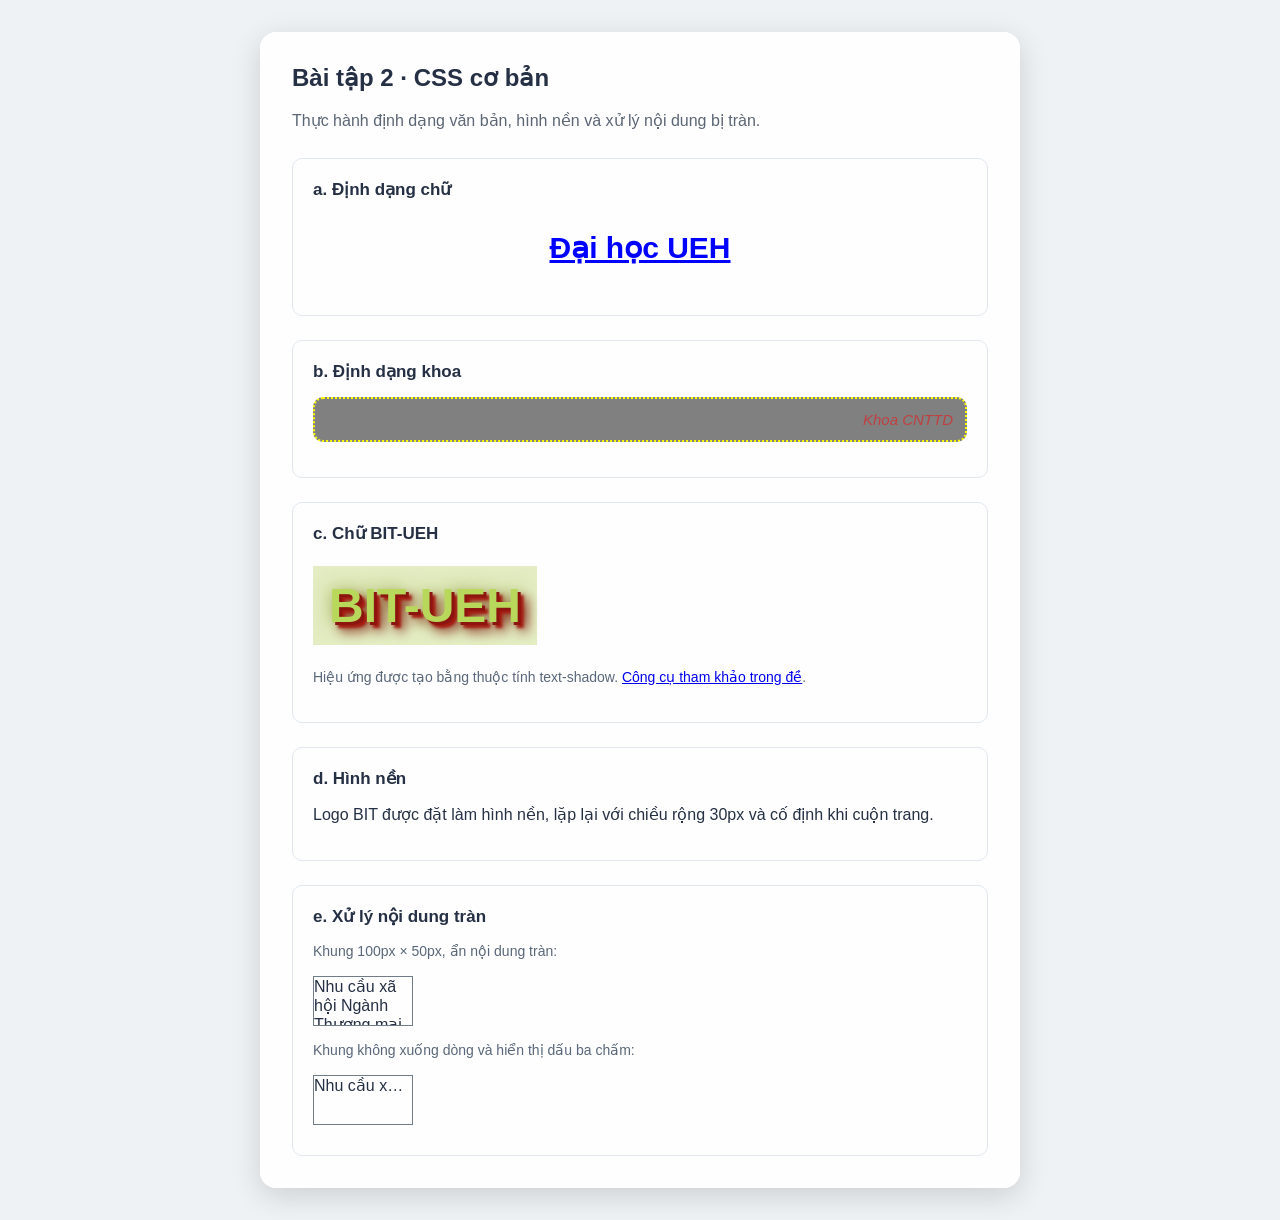
<file: Tuan3/VeNha/BaiTap2.html>
<!doctype html>
<html lang="vi">
<head>
  <meta charset="utf-8">
  <meta name="viewport" content="width=device-width, initial-scale=1">
  <title>Bài tập 2 - CSS cơ bản</title>
  <style>
    * { box-sizing: border-box; }
    body { margin: 0; padding: 32px 16px; font-family: Arial, sans-serif; color: #253044; background-color: #eef2f5; background-image: url("https://ueh.edu.vn/schools/college/images/logo/bit-header-logo.png"); background-size: 30px auto; background-repeat: repeat; background-attachment: fixed; }
    main { max-width: 760px; margin: auto; padding: 32px; border-radius: 16px; background: rgba(255,255,255,.96); box-shadow: 0 8px 30px rgba(0,0,0,.14); }
    h1 { margin: 0 0 8px; font-size: 24px; }
    .intro { color: #5b6574; line-height: 1.6; }
    section { margin-top: 24px; padding: 20px; border: 1px solid #e1e7ed; border-radius: 10px; }
    h2 { margin: 0 0 14px; font-size: 17px; }
    .ueh { color: blue; text-align: center; font-weight: bold; text-decoration: underline; font-size: 30px; }
    .khoa { color: rgba(255, 0, 0, .5); text-align: right; font-style: italic; border: 2px dotted yellow; border-radius: 10px; background: gray; font-size: 15px; padding: 12px; }
    .bit { display: inline-block; margin: 8px 0; padding: 12px 16px; font-family: Arial, sans-serif; color: #b8d85b; font-size: 48px; font-weight: bold; background: #e3ecc2; text-shadow: 3px 3px 0 #8c160f, 6px 6px 3px #a31910, 9px 9px 12px #7a100a, 0 0 18px #98a947; }
    .overflow-box { width: 100px; height: 50px; overflow: hidden; border: 1px solid #707d89; margin: 10px 0; }
    .ellipsis { white-space: nowrap; text-overflow: ellipsis; }
    .note { color: #596779; font-size: 14px; line-height: 1.5; }
    @media (max-width: 500px) { main { padding: 20px; } }
  </style>
</head>
<body>
  <main>
    <h1>Bài tập 2 · CSS cơ bản</h1>
    <p class="intro">Thực hành định dạng văn bản, hình nền và xử lý nội dung bị tràn.</p>
    <section><h2>a. Định dạng chữ</h2><p class="ueh">Đại học UEH</p></section>
    <section><h2>b. Định dạng khoa</h2><p class="khoa">Khoa CNTTD</p></section>
    <section><h2>c. Chữ BIT-UEH</h2><p class="bit">BIT-UEH</p><p class="note">Hiệu ứng được tạo bằng thuộc tính text-shadow. <a href="https://html-css-js.com/css/generator/text-shadow/">Công cụ tham khảo trong đề</a>.</p></section>
    <section><h2>d. Hình nền</h2><p>Logo BIT được đặt làm hình nền, lặp lại với chiều rộng 30px và cố định khi cuộn trang.</p></section>
    <section><h2>e. Xử lý nội dung tràn</h2><p class="note">Khung 100px × 50px, ẩn nội dung tràn:</p><div class="overflow-box">Nhu cầu xã hội Ngành Thương mại điện tử (TMĐT) tại Việt Nam hiện nay đang có những bước tăng trưởng mạnh mẽ và ngày càng đóng góp nhiều hơn cho sự phát triển kinh tế xã hội của đất nước. Thị trường TMĐT Việt Nam đã trở nên sôi động hơn khi có nhiều</div><p class="note">Khung không xuống dòng và hiển thị dấu ba chấm:</p><div class="overflow-box ellipsis">Nhu cầu xã hội Ngành Thương mại điện tử (TMĐT) tại Việt Nam hiện nay đang có những bước tăng trưởng mạnh mẽ và ngày càng đóng góp nhiều hơn cho sự phát triển kinh tế xã hội của đất nước. Thị trường TMĐT Việt Nam đã trở nên sôi động hơn khi có nhiều</div></section>
  </main>
</body>
</html>
</file>
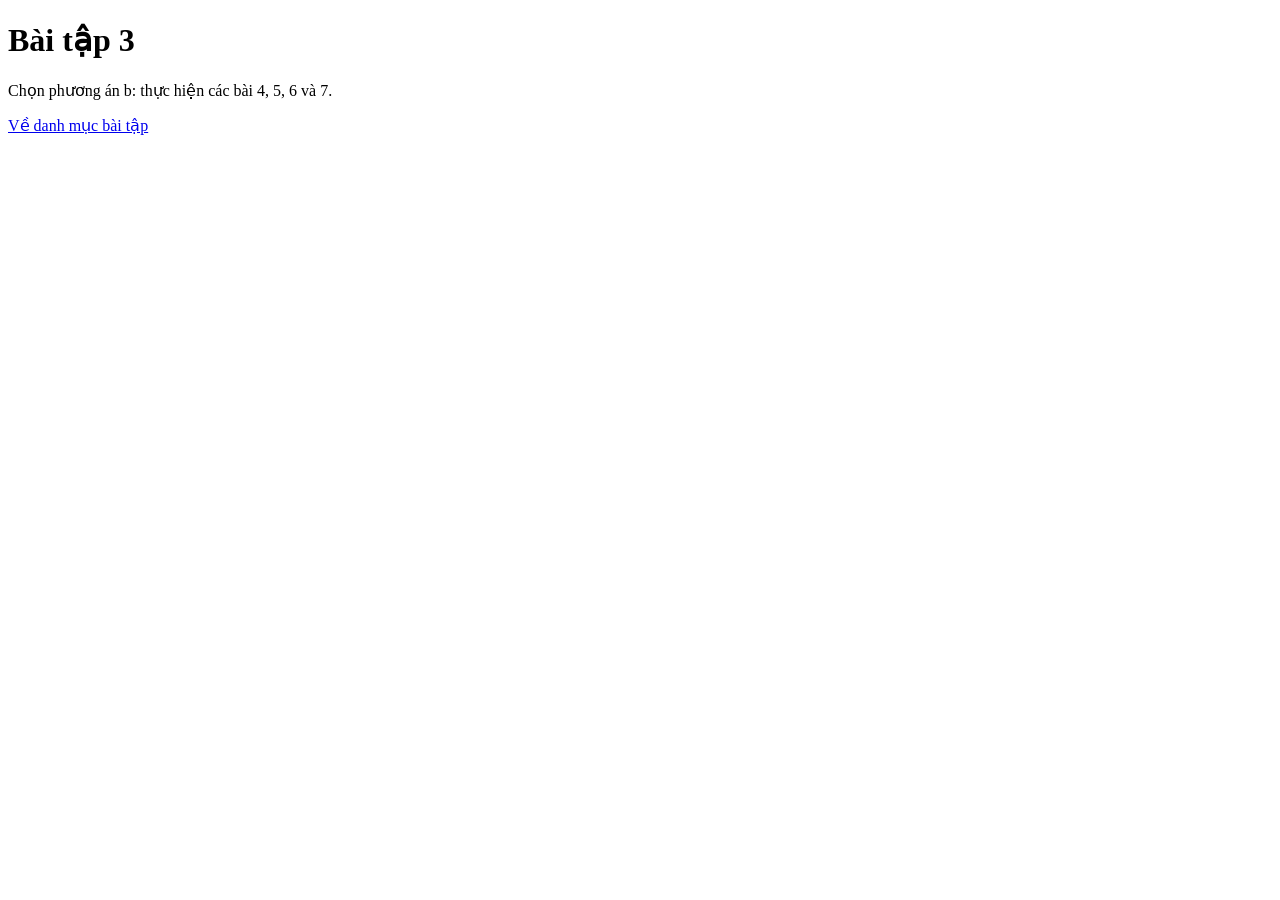
<file: Tuan3/VeNha/BaiTap3.html>
<!doctype html><html lang="vi"><head><meta charset="utf-8"><title>Bài tập 3</title></head><body><h1>Bài tập 3</h1><p>Chọn phương án b: thực hiện các bài 4, 5, 6 và 7.</p><p><a href="index.html">Về danh mục bài tập</a></p></body></html>
</file>
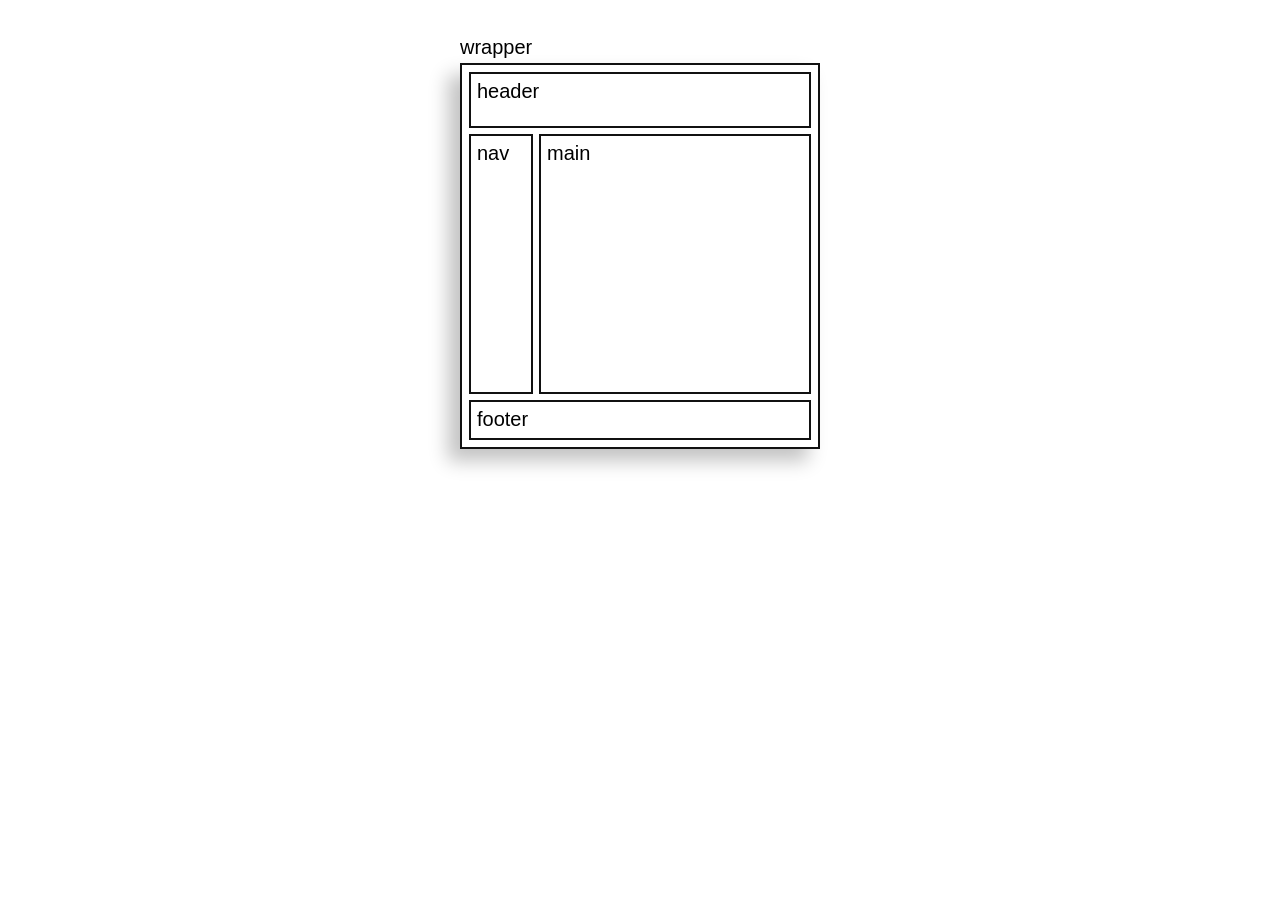
<file: Tuan3/VeNha/BaiTap7.html>
<!doctype html>
<html lang="vi">
<head>
  <meta charset="utf-8">
  <meta name="viewport" content="width=device-width, initial-scale=1">
  <title>Bài tập 7 - Bố cục trang</title>
  <style>
    * { box-sizing: border-box; }
    body { margin: 0; padding: 36px 20px; font-family: Arial, sans-serif; }
    .wrapper-label { width: min(360px, 100%); margin: 0 auto 4px; font-size: 20px; }
    #wrapper { width: min(360px, 100%); margin: 0 auto; padding: 7px; border: 2px solid #111; display: grid; grid-template-columns: 64px 1fr; grid-template-areas: "header header" "nav main" "footer footer"; gap: 6px; box-shadow: -12px 12px 18px rgba(0, 0, 0, .24); }
    header, nav, main, footer { border: 2px solid #111; padding: 6px; font-size: 20px; }
    header { grid-area: header; height: 56px; }
    nav { grid-area: nav; min-height: 260px; }
    main { grid-area: main; min-height: 260px; }
    footer { grid-area: footer; min-height: 40px; }
  </style>
</head>
<body>
  <p class="wrapper-label">wrapper</p>
  <div id="wrapper">
    <header>header</header>
    <nav>nav</nav>
    <main>main</main>
    <footer>footer</footer>
  </div>
</body>
</html>
</file>
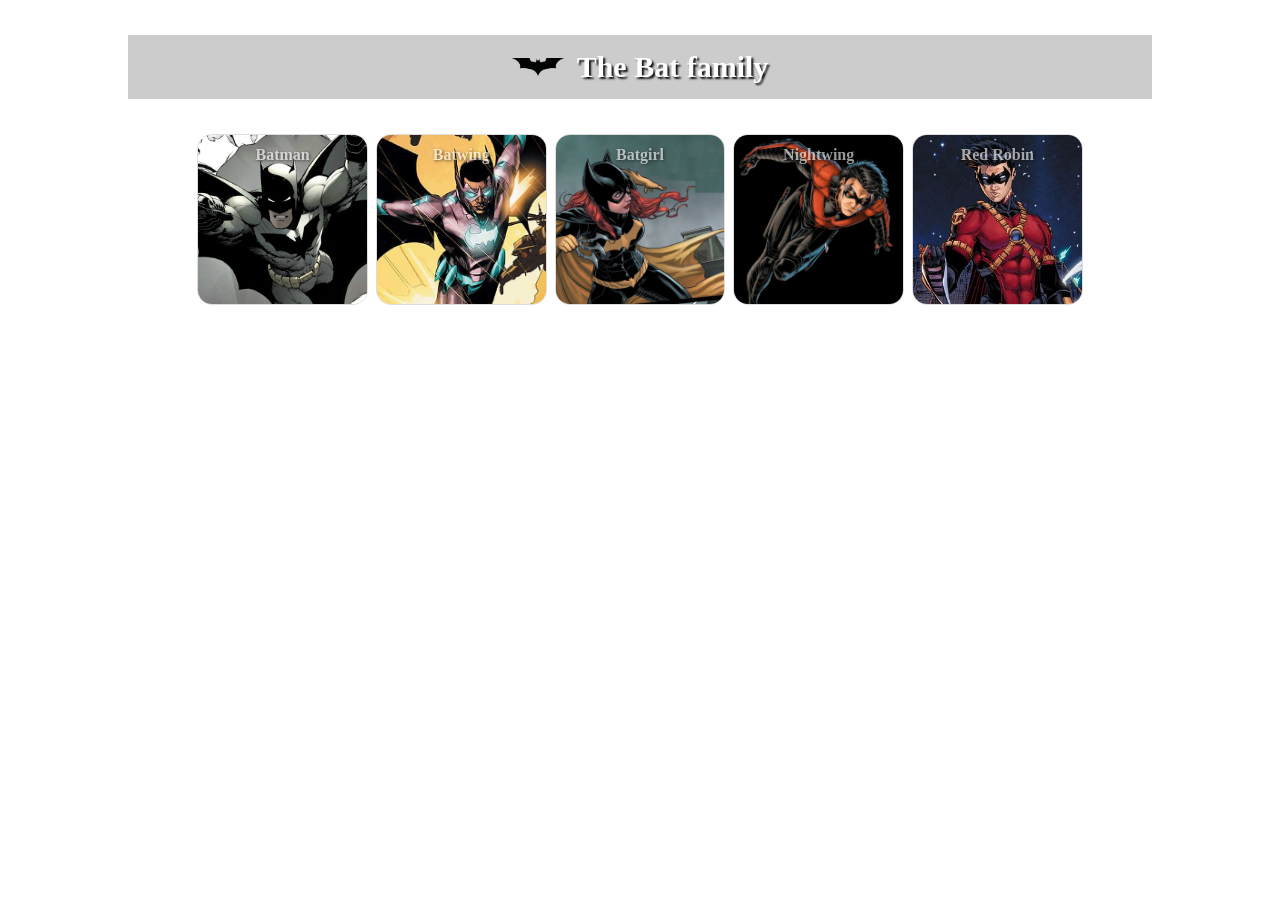
<file: Tuan3/VeNha/BaiTap8.html>
<!DOCTYPE html>
<html lang="en">
<head>
  <meta charset="UTF-8">
  <meta name="viewport" content="width=device-width, initial-scale=1.0">
  <title>The Bat Family</title>
  <style>
    * { box-sizing: border-box; }
    body { margin: 0; background: #fff; font-family: Georgia, serif; }
    #root { width: min(1024px, 100%); margin: 35px auto; text-align: center; }
    #site-header { margin: 0 0 35px; padding: 15px 10px; background: #ccc; color: white; text-shadow: 2px 2px 2px #111; font-size: 30px; }
    #site-header span { display: inline-block; padding-left: 65px; background: url('bai8-images/logo.png') no-repeat left center; background-size: 52px auto; }
    .superheroes { margin: 0; padding: 0 10px; list-style: none; text-align: center; }
    .superheroes li { display: inline-block; position: relative; width: 17%; margin: 0 2px 18px; vertical-align: top; transition: width .2s ease; }
    .superheroes li:hover, .superheroes li:focus-within { width: 21%; }
    .superheroes img { display: block; width: 100%; max-width: 100%; aspect-ratio: 1; object-fit: cover; border: 1px solid #ddd; border-radius: 15px; }
    .hero-header { position: absolute; top: 12px; left: 0; width: 100%; color: white; text-shadow: 1px 1px 3px #111; opacity: .6; }
    .superheroes li:hover .hero-header, .superheroes li:focus-within .hero-header { opacity: 1; }
    .superheroes a { display: block; width: 100%; padding: 10px 4px; background: #666; color: white; text-decoration: none; visibility: hidden; }
    .superheroes li:hover a, .superheroes li:focus-within a, .superheroes a:focus-visible { visibility: visible; text-decoration: underline; }
    @media (max-width: 600px) { .superheroes li { width: 42%; } .superheroes li:hover, .superheroes li:focus-within { width: 46%; } }
    </style>
</head>
<body>
  <div id="root">
    <h1 id="site-header"><span>The Bat family</span></h1>
    <ul class="superheroes">
      <li><strong class="hero-header">Batman</strong><img src="bai8-images/superhero-1.jpg" alt="Batman"><a href="https://en.wikipedia.org/wiki/Batman">Read more</a></li>
      <li><strong class="hero-header">Batwing</strong><img src="bai8-images/superhero-2.jpg" alt="Batwing"><a href="https://en.wikipedia.org/wiki/Batwing_(DC_Comics)">Read more</a></li>
      <li><strong class="hero-header">Batgirl</strong><img src="bai8-images/superhero-3.jpg" alt="Batgirl"><a href="https://en.wikipedia.org/wiki/Batgirl">Read more</a></li>
      <li><strong class="hero-header">Nightwing</strong><img src="bai8-images/superhero-4.jpg" alt="Nightwing"><a href="https://en.wikipedia.org/wiki/Nightwing">Read more</a></li>
      <li><strong class="hero-header">Red Robin</strong><img src="bai8-images/superhero-5.jpg" alt="Red Robin"><a href="https://en.wikipedia.org/wiki/Red_Robin_(comics)">Read more</a></li>
    </ul>
  </div>
</body>
</html>
</file>
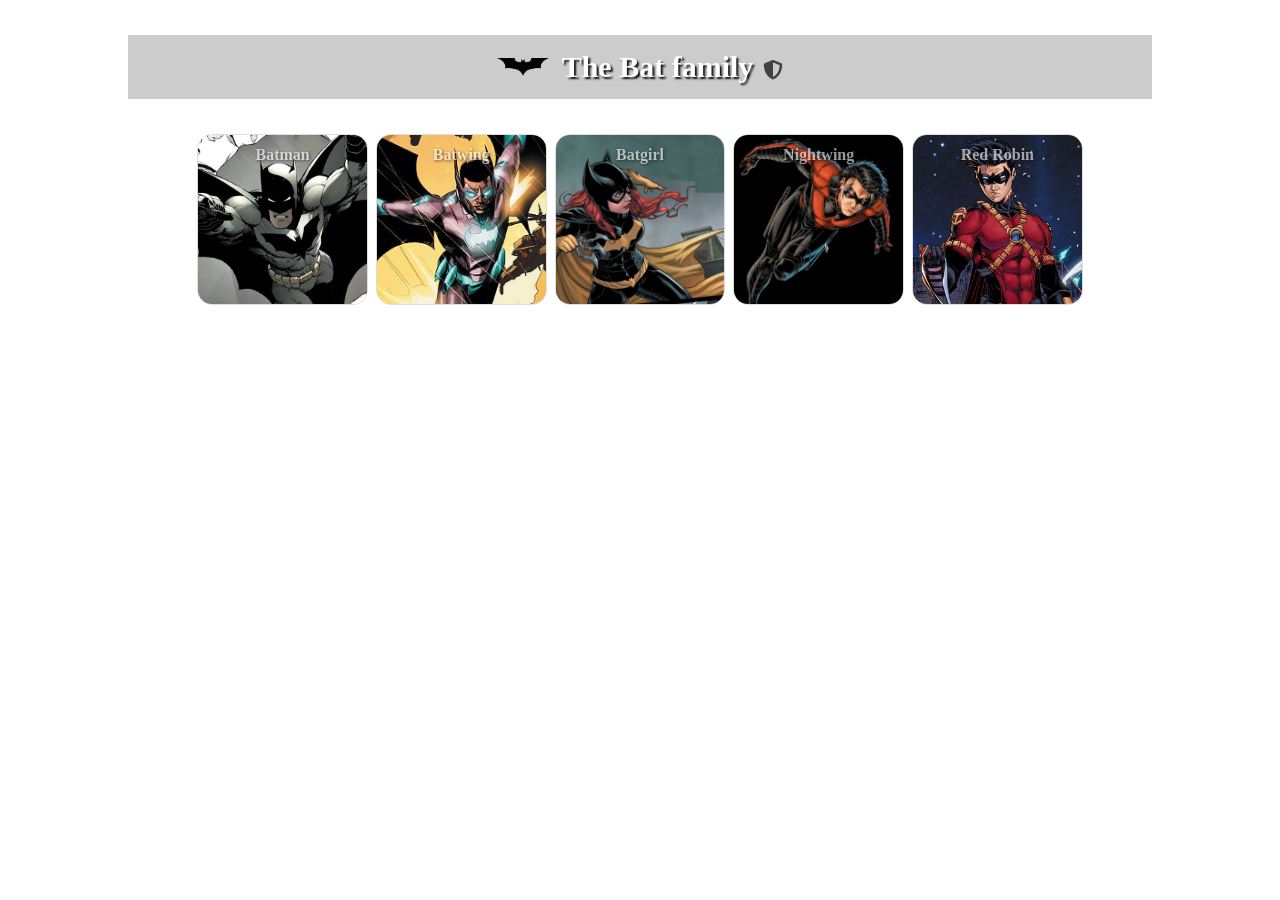
<file: Tuan3/VeNha/BaiTap9.html>
<!DOCTYPE html>
<html lang="en">
<head>
  <meta charset="UTF-8">
  <meta name="viewport" content="width=device-width, initial-scale=1.0">
  <title>The Bat Family</title>
  <link rel="stylesheet" href="https://cdnjs.cloudflare.com/ajax/libs/font-awesome/5.15.4/css/all.min.css">
  <style>
    * { box-sizing: border-box; }
    body { margin: 0; background: #fff; font-family: Georgia, serif; }
    #root { width: min(1024px, 100%); margin: 35px auto; text-align: center; }
    #site-header { margin: 0 0 35px; padding: 15px 10px; background: #ccc; color: white; text-shadow: 2px 2px 2px #111; font-size: 30px; }
    #site-header span { display: inline-block; padding-left: 65px; background: url('bai8-images/logo.png') no-repeat left center; background-size: 52px auto; }
    .superheroes { margin: 0; padding: 0 10px; list-style: none; text-align: center; }
    .superheroes li { display: inline-block; position: relative; width: 17%; margin: 0 2px 18px; vertical-align: top; transition: width .2s ease; }
    .superheroes li:hover, .superheroes li:focus-within { width: 21%; }
    .superheroes img { display: block; width: 100%; max-width: 100%; aspect-ratio: 1; object-fit: cover; border: 1px solid #ddd; border-radius: 15px; }
    .hero-header { position: absolute; top: 12px; left: 0; width: 100%; color: white; text-shadow: 1px 1px 3px #111; opacity: .6; }
    .superheroes li:hover .hero-header, .superheroes li:focus-within .hero-header { opacity: 1; }
    .superheroes a { display: block; width: 100%; padding: 10px 4px; background: #666; color: white; text-decoration: none; visibility: hidden; }
    .superheroes li:hover a, .superheroes li:focus-within a, .superheroes a:focus-visible { visibility: visible; text-decoration: underline; }
    @media (max-width: 600px) { .superheroes li { width: 42%; } .superheroes li:hover, .superheroes li:focus-within { width: 46%; } }
    .title-icon { margin-left: 10px; color: #424242; font-size: .65em; text-shadow: none; }
    .superheroes a i { margin-left: 5px; font-size: .8em; }
  </style>
</head>
<body>
  <div id="root">
    <h1 id="site-header"><span>The Bat family</span><i class="fas fa-shield-alt title-icon" aria-hidden="true"></i></h1>
    <ul class="superheroes">
      <li><strong class="hero-header">Batman</strong><img src="bai8-images/superhero-1.jpg" alt="Batman"><a href="https://en.wikipedia.org/wiki/Batman">Read more <i class="fas fa-external-link-alt" aria-hidden="true"></i></a></li>
      <li><strong class="hero-header">Batwing</strong><img src="bai8-images/superhero-2.jpg" alt="Batwing"><a href="https://en.wikipedia.org/wiki/Batwing_(DC_Comics)">Read more <i class="fas fa-external-link-alt" aria-hidden="true"></i></a></li>
      <li><strong class="hero-header">Batgirl</strong><img src="bai8-images/superhero-3.jpg" alt="Batgirl"><a href="https://en.wikipedia.org/wiki/Batgirl">Read more <i class="fas fa-external-link-alt" aria-hidden="true"></i></a></li>
      <li><strong class="hero-header">Nightwing</strong><img src="bai8-images/superhero-4.jpg" alt="Nightwing"><a href="https://en.wikipedia.org/wiki/Nightwing">Read more <i class="fas fa-external-link-alt" aria-hidden="true"></i></a></li>
      <li><strong class="hero-header">Red Robin</strong><img src="bai8-images/superhero-5.jpg" alt="Red Robin"><a href="https://en.wikipedia.org/wiki/Red_Robin_(comics)">Read more <i class="fas fa-external-link-alt" aria-hidden="true"></i></a></li>
    </ul>
  </div>
</body>
</html>
</file>
<file: styles.css>
/* 1. Biến giao diện và quy tắc nền */
:root { --ink: #1f302b; --muted: #54645e; --green: #174c40; --paper: #f8f7f2; --line: #d8ded8; --sale: #8c3431; }
* { box-sizing: border-box; }
html { scroll-behavior: smooth; }
body { margin: 0; color: var(--ink); background: var(--paper); font-family: Arial, Helvetica, sans-serif; line-height: 1.6; }
a { color: inherit; text-decoration: none; }
img { display: block; max-width: 100%; }
h1, h2, h3, p { margin: 0; }
.container { width: min(1200px, calc(100% - 48px)); margin-inline: auto; }
.sr-only { position: absolute; width: 1px; height: 1px; padding: 0; margin: -1px; overflow: hidden; clip: rect(0,0,0,0); white-space: nowrap; border: 0; }
:focus-visible { outline: 3px solid #9b4b1a; outline-offset: 5px; }
.skip-link { position: absolute; z-index: 2; top: -100px; left: 16px; background: white; padding: 12px; }
.skip-link:focus { top: 12px; }
section { scroll-margin-top: 24px; }

/* 2. Đầu trang và phần giới thiệu */
.site-header { background: #fff; border-bottom: 1px solid var(--line); }
.header-inner { display: flex; justify-content: space-between; align-items: center; flex-wrap: wrap; gap: 16px; padding-block: 18px; }
.brand { font-family: Georgia, serif; font-size: 42px; font-weight: bold; line-height: 1; color: var(--green); }
.brand span { display: block; margin-top: 9px; font: 10px Arial, sans-serif; letter-spacing: 2px; }
nav { display: flex; gap: 24px; }
nav a { display: inline-flex; align-items: center; min-height: 44px; font-weight: 600; }
nav a:hover { text-decoration: underline; }
.hero { display: grid; grid-template-columns: minmax(0, 1.6fr) minmax(0, 1fr); align-items: center; gap: 56px; padding-block: 56px; }
.eyebrow { font-size: 11px; font-weight: bold; letter-spacing: 1.8px; color: var(--green); }
h1 { margin-top: 14px; font: 500 clamp(2rem, 4.4vw, 3.6rem)/1.15 Georgia, serif; letter-spacing: -1px; }
.hero-copy { max-width: 490px; margin-top: 20px; color: var(--muted); }
.hero-link { display: inline-flex; align-items: center; justify-content: space-between; gap: 30px; min-height: 44px; margin-top: 24px; border-bottom: 1px solid var(--green); font-weight: bold; }
.hero-note { padding: 30px; background: #e4ebe3; border-radius: 4px; color: var(--green); }
.hero-note p { margin: 26px 0; font: 26px/1.4 Georgia, serif; }
.hero-note > span { font-size: 10px; letter-spacing: 2px; }

/* 3. Danh sách và thẻ sách */
.catalog { padding-bottom: 48px; }
.section-heading { display: flex; justify-content: space-between; align-items: end; gap: 18px; margin-bottom: 24px; }
h2 { margin-top: 8px; font: 500 28px/1.3 Georgia, serif; }
.section-heading > p { font-size: 13px; color: var(--muted); white-space: nowrap; }
.product-grid { display: grid; grid-template-columns: repeat(4, minmax(0, 1fr)); gap: 20px; align-items: start; }
.product-card { min-width: 0; border: 1px solid var(--line); border-radius: 8px; overflow: hidden; background: white; }
.product-art { position: relative; display: grid; place-items: center; padding: 28px 38px; background: #eeeae0; }
.product-art img { width: 100%; height: auto; aspect-ratio: 4 / 5; object-fit: contain; box-shadow: 5px 8px 12px #1f302b20; }
.discount { position: absolute; left: 12px; top: 12px; padding: 3px 9px; border-radius: 3px; background: #fff; color: var(--sale); font-size: 12px; font-weight: bold; }
.product-body { padding: 18px; }
.category { color: var(--muted); font-size: 11px; text-transform: uppercase; letter-spacing: 1px; }
.product-card h3 { min-height: 4.5em; margin: 8px 0 10px; font-size: 17px; line-height: 1.5; overflow-wrap: anywhere; }
.price { color: var(--sale); font-size: 24px; font-weight: 700; font-variant-numeric: tabular-nums; }
.original-price { color: var(--muted); font-size: 13px; }
.original-price del { margin-left: 5px; }
.saving { margin-top: 4px; font-size: 12px; color: var(--green); }
.product-info { margin-top: 20px; }
summary { display: flex; align-items: center; justify-content: space-between; gap: 8px; min-height: 44px; padding: 9px 12px; border: 1px solid var(--green); border-radius: 4px; color: var(--green); cursor: pointer; font-size: 14px; font-weight: bold; list-style: none; }
summary::-webkit-details-marker { display: none; }
summary:hover, details[open] > summary { background: var(--green); color: white; }
details[open] > summary span { transform: rotate(45deg); }
.description { padding-top: 12px; font-size: 14px; color: var(--muted); overflow-wrap: anywhere; }
.description p + p { margin-top: 8px; }

/* 4. Thông tin bổ sung và chân trang */
.about { border-top: 1px solid var(--line); padding-block: 30px; }
.about h2 { font-size: 24px; margin: 0 0 12px; }
.about p { max-width: 780px; color: var(--muted); }
.about .demo-note { margin-top: 12px; font-size: 13px; }
.site-footer { display: flex; justify-content: space-between; flex-wrap: wrap; gap: 12px; padding-block: 20px; border-top: 1px solid var(--line); font-size: 12px; color: var(--muted); }

/* 5. Các điểm ngắt responsive: máy tính, máy tính bảng, điện thoại */

@media (max-width: 1100px) {
  .product-grid {
    grid-template-columns: repeat(2, minmax(0, 1fr));
    gap: 24px;
  }
  .product-art {
    padding: 28px 72px;
  }
  .product-card h3 {
    min-height: 3em;
  }
}
@media (max-width: 700px) {
  .container { width: calc(100% - 32px); }
  .hero { grid-template-columns: 1fr; gap: 28px; padding-block: 32px; }
  .hero-note { padding: 24px; }
  .hero-note p { margin-block: 14px; font-size: 23px; }
  .section-heading { align-items: start; flex-direction: column; gap: 8px; }
  h2 { font-size: 26px; }
  .product-grid { gap: 16px; }
  .product-art { padding: 28px 36px; }
}
@media (max-width: 599px) {
  .product-grid { grid-template-columns: minmax(0, 1fr); }
  .product-art { padding: 32px max(48px, 18%); }
  .product-card h3 { min-height: 0; }
  .brand { font-size: 36px; }
  nav { gap: 16px; font-size: 14px; }
}
@media (prefers-reduced-motion: reduce) { html { scroll-behavior: auto; } }
/* 6. Chỉnh font tiếng Việt và cải thiện giao diện */

/* Màu sắc tổng thể */
:root {
  --ink: #203b32;
  --muted: #596b62;
  --green: #205744;
  --paper: #f7f8f3;
  --line: #dce5dc;
}

/* Dùng font phổ biến, không cần tải từ Internet */
body {
  font-family: Arial, Helvetica, sans-serif;
}

/* Đồng bộ font cho thương hiệu và các tiêu đề */
.brand,
h1,
h2,
h3,
.hero-note p {
  font-family: Arial, Helvetica, sans-serif;
  letter-spacing: normal;
}

/* Tiêu đề chính: tăng khoảng cách dòng để dấu rõ hơn */
h1 {
  font-size: clamp(1.9rem, 3.8vw, 3.25rem);
  font-weight: 700;
  line-height: 1.3;
}

/* Tiêu đề các khu vực */
h2 {
  font-size: clamp(1.45rem, 2.5vw, 1.8rem);
  font-weight: 700;
  line-height: 1.45;
}

/* Đầu trang */
.site-header {
  box-shadow: 0 3px 16px rgb(32 59 50 / 5%);
}

nav a:hover {
  color: var(--green);
  text-underline-offset: 6px;
}

/* Phần giới thiệu */
.hero-copy {
  font-size: 16px;
  line-height: 1.8;
}

.hero-note {
  background: #e8efe4;
  border: 1px solid #d5e1d1;
  border-radius: 20px;
}

.hero-note p {
  font-size: clamp(1.25rem, 2.3vw, 1.65rem);
  font-weight: 600;
  line-height: 1.6;
}

/* Nút chuyển đến tủ sách */
.hero-link {
  padding: 12px 18px;
  border: 1px solid var(--green);
  border-radius: 12px;
  background: var(--green);
  color: #fff;
}

.hero-link:hover {
  background: #173f32;
}

/* Thẻ sách */
.product-card {
  border-radius: 16px;
  box-shadow: 0 6px 20px rgb(32 59 50 / 6%);
}

.product-art {
  background: #f0eee5;
}

/* Buổi 2: Box Model trên vùng thông tin thẻ; điện thoại giữ 18px. */
.product-body {
  padding: 24px;
}

.product-card h3 {
  font-weight: 700;
  line-height: 1.5;
}

.discount {
  padding: 5px 10px;
  border-radius: 8px;
  background: var(--sale);
  color: #fff;
}

/* Nút mở mô tả */
summary {
  min-height: 48px;
  border-radius: 10px;
}

.description {
  line-height: 1.75;
}

/* Hiệu ứng khi dùng chuột */
@media (hover: hover) {
  .product-card:hover {
    border-color: #9ab7a1;
    box-shadow: 0 10px 28px rgb(32 59 50 / 12%);
  }
}

/* Điều chỉnh riêng trên điện thoại */
@media (max-width: 599px) {
  .hero-note {
    padding: 22px;
  }

  .product-body {
    padding: 18px;
  }

  .hero-link {
    width: 100%;
  }
}
/* 7. Trang trí nhà sách và khung tư vấn Mộc */

/* Nền kem, điểm nhấn xanh nhẹ */
body {
  background:
    radial-gradient(
      ellipse at top right,
      #e7efdf 0,
      transparent 45%
    ),
    var(--paper);
}

.site-header {
  background: #fffef9;
}

nav a {
  padding-inline: 12px;
  border-radius: 999px;
}

nav a:hover {
  background: #e8efe4;
  text-decoration: none;
}

/* Bộ sách trang trí ở phần giới thiệu */
.hero-note {
  background: linear-gradient(145deg, #edf3e7, #dce8d5);
  border: 1px solid #cdddc7;
  border-radius: 24px;
  box-shadow: 0 16px 40px rgb(32 59 50 / 8%);
}

.hero-books {
  display: grid;
  grid-template-columns: repeat(3, minmax(0, 1fr));
  align-items: center;
  gap: 12px;
  padding: 28px 8px 12px;
}

.hero-books img {
  width: 100%;
  border-radius: 4px;
  box-shadow: 5px 10px 15px rgb(32 59 50 / 18%);
}

.hero-books img:first-child {
  transform: rotate(-9deg);
}

.hero-books img:last-child {
  transform: rotate(9deg);
}

.hero-note p {
  margin-block: 20px;
}

.hero-tags {
  display: flex;
  flex-wrap: wrap;
  gap: 8px;
}

.hero-tags span {
  padding: 6px 10px;
  border-radius: 999px;
  background: #ffffffb8;
  color: var(--green);
  font-size: 12px;
}

/* Điểm nhấn cho danh sách sách */
.section-heading > p {
  padding: 7px 12px;
  border: 1px solid var(--line);
  border-radius: 999px;
  background: #fff;
}

.product-card {
  border-radius: 18px;
}

.product-art {
  background: linear-gradient(150deg, #f4f0e7, #e8ece0);
}

.category {
  color: var(--green);
  font-weight: 700;
}

.saving {
  display: inline-block;
  padding: 4px 8px;
  border-radius: 6px;
  background: #edf4e9;
}

.about {
  padding-inline: 24px;
  border: 1px solid var(--line);
  border-radius: 20px;
  background: #fffef9;
}

/* Khung chat cố định ở góc dưới */
.book-chat {
  position: fixed;
  right: 20px;
  bottom: 20px;
  z-index: 20;
}

.book-chat > summary.chat-toggle {
  min-height: 52px;
  padding: 12px 20px;
  border: 1px solid #174c40;
  border-radius: 999px;
  background: var(--green);
  color: #fff;
  box-shadow: 0 6px 22px rgb(32 59 50 / 22%);
  font-family: inherit;
  font-size: 15px;
}

.book-chat > summary.chat-toggle:hover {
  background: #173f32;
}

.chat-panel {
  position: absolute;
  right: 0;
  bottom: calc(100% + 12px);
  width: min(360px, calc(100vw - 32px));
  max-height: calc(100vh - 110px);
  max-height: min(520px, calc(100dvh - 110px));
  overflow-y: auto;
  border: 1px solid #d7e2d5;
  border-radius: 20px;
  background: #f6f8f2;
  box-shadow: 0 16px 48px rgb(32 59 50 / 20%);
}

.chat-header {
  display: flex;
  align-items: center;
  gap: 12px;
  padding: 20px;
  background: var(--green);
  color: #fff;
}

.chat-avatar {
  display: grid;
  place-items: center;
  flex: 0 0 42px;
  height: 42px;
  border-radius: 50%;
  background: #e5efcf;
  color: #174c40;
  font-size: 22px;
  font-weight: 700;
}

.chat-header h2 {
  margin: 0;
  font-size: 16px;
  line-height: 1.5;
}

.chat-header p {
  margin-top: 4px;
  font-size: 12px;
}

.chat-content {
  padding: 16px;
}

.chat-message {
  padding: 12px 14px;
  border: 1px solid #dce5d7;
  border-radius: 4px 14px 14px 14px;
  background: #fff;
  font-size: 14px;
}

.chat-faq {
  margin-top: 10px;
}

/* Phạm vi riêng để không ảnh hưởng nút trên thẻ sách */
.book-chat .chat-faq > summary {
  min-height: 44px;
  padding: 10px 12px;
  border: 1px solid #ceddc9;
  border-radius: 12px;
  background: #fff;
  color: #20513e;
  font-size: 13px;
  line-height: 1.6;
}

.book-chat .chat-faq > summary:hover,
.book-chat .chat-faq[open] > summary {
  background: #e5efdf;
  color: #174c40;
}

.chat-answer {
  padding: 12px;
  color: var(--ink);
  font-size: 13px;
  line-height: 1.8;
  overflow-wrap: anywhere;
}

.chat-answer a {
  display: block;
  margin-top: 8px;
  padding-block: 8px;
  color: var(--green);
  font-weight: 700;
  text-decoration: underline;
  text-underline-offset: 3px;
}

.chat-disclaimer {
  margin-top: 16px;
  color: var(--muted);
  font-size: 11px;
  line-height: 1.7;
}

/* Để nút chat không che nội dung cuối trang */
.site-footer {
  padding-bottom: 100px;
}

@media (max-width: 599px) {
  .book-chat {
    right: 16px;
    bottom: 16px;
  }

  .chat-header {
    padding: 16px;
  }

  .about {
    padding-inline: 18px;
  }
}

/* 8. Buổi 2: phản hồi chuột và bàn phím trên thẻ sách.
   Giữ :focus-visible chung ở đầu tệp để đánh dấu phần tử nhận focus. */
.product-card {
  transition: border-color 0.2s ease, box-shadow 0.2s ease;
}

.product-info > summary {
  transition: background-color 0.2s ease, color 0.2s ease;
}

.product-card:focus-within {
  border-color: #9ab7a1;
  box-shadow: 0 10px 28px rgb(32 59 50 / 12%);
}

@media (prefers-reduced-motion: reduce) {
  .product-card,
  .product-info > summary {
    transition: none;
  }
}
</file>
<file: buổi 4/style.css>
*{box-sizing:border-box}body{margin:0;background:#090f1b;color:#e3ecf6;font:15px/1.5 system-ui,sans-serif}main{max-width:1180px;margin:auto;padding:32px 24px}header{display:flex;align-items:center;justify-content:space-between;gap:16px;margin-bottom:28px}h1{font-size:48px;letter-spacing:5px;line-height:1.15;margin:4px 0}h1 span{color:#f5b76f}header p{color:#8e9eb5;margin:6px 0}.eyebrow{font-size:11px;letter-spacing:3px;color:#f5b76f!important}button,input,select{font:inherit;color:inherit;background:#152235;border:1px solid #314258;border-radius:9px;padding:12px 16px}button{cursor:pointer;transition:background .2s,transform .2s}button:hover:not(:disabled){background:#253b53;transform:translateY(-2px)}button:disabled{opacity:.45;cursor:not-allowed}button:focus-visible,input:focus-visible,select:focus-visible{outline:2px solid #70eaff;outline-offset:4px}.setup{display:flex;gap:16px;align-items:end;margin-bottom:20px}.setup label{display:grid;gap:6px;font-size:12px;color:#9aacc2;flex:1}input,select{width:100%;color:#e3ecf6}.arena{height:490px;position:relative;isolation:isolate;overflow:hidden;border:1px solid #344457;border-radius:18px;background:radial-gradient(ellipse at 52% 30%,#34445d 0,#162638 42%,#0d1827 80%)}.hud{display:flex;justify-content:space-between;position:absolute;inset:24px 26px auto;z-index:5;gap:18px}.card{width:36%;max-width:340px}.card small{color:#a9bbd0;font-size:10px;letter-spacing:1px}.card h2{font-size:20px;margin:3px 0 10px;overflow-wrap:anywhere}.card p{font-size:12px;margin:4px 0}.enemy{text-align:right}.bar{height:9px;background:#0006;border-radius:9px;overflow:hidden}.bar div{height:100%;width:100%;background:linear-gradient(90deg,#288db6,#78efff);transition:width .45s}.enemy .bar div{background:linear-gradient(90deg,#a63c53,#ffae75)}.round{text-align:center;font-size:10px;letter-spacing:3px;color:#8b9eb6}.round strong{display:block;font-size:30px;color:#ddc69f}.moon{position:absolute;width:100px;height:100px;border-radius:50%;background:#bdd8dd;opacity:.4;left:48%;top:32%;box-shadow:0 0 80px #a1dbff44}.mountains{position:absolute;inset:40% -10% 15%;background:#101e2c;clip-path:polygon(0 100%,0 45%,15% 10%,28% 75%,40% 15%,55% 83%,70% 2%,90% 65%,100% 15%,100% 100%)}.ground{position:absolute;inset:75% 0 0;background:radial-gradient(ellipse at top,#355063,#172632 60%,#121c27);border-top:1px solid #53616b}.fighter{position:absolute;bottom:45px;transform-origin:50% 90%;filter:drop-shadow(0 0 12px #0005)}.fighter svg{width:100%;overflow:visible}.hero{width:22%;left:14%;--dash:80px}.dragon{width:36%;right:6%;--dash:-50px}.sword{transform-origin:185px 130px}.fighter:not(.dead) svg{animation:breathe 2.4s ease-in-out infinite}.wing{transform-origin:215px 180px;animation:wing 3s ease-in-out infinite}.lunge{animation:lunge .55s ease-in-out}.lunge .sword{animation:swing .5s ease-out}.hurt{animation:hurt .5s}.dodge{animation:dodge .5s}.dead{opacity:.35;transform:rotate(13deg) translateY(25px);transition:all .7s}.banner{position:absolute;bottom:14px;left:15px;right:15px;text-align:center;color:#cddce9;font-size:13px}#effects{position:absolute;inset:0;pointer-events:none;z-index:6}.damage{position:absolute;font-size:30px;font-weight:900;text-shadow:0 2px 10px #000;color:#ffc290;animation:float 1s ease-out forwards;white-space:nowrap}.damage.miss{font-size:20px;color:#a8eaff}.damage.critical{color:#ffe599;font-size:36px}.slash{position:absolute;width:95px;height:140px;border-right:9px solid #d5ffff;border-radius:50%;filter:drop-shadow(0 0 14px #49dbff);animation:slash .4s forwards}.fireball{position:absolute;width:85px;height:60px;border-radius:50%;background:radial-gradient(ellipse,#fffbd1,#ffb336 40%,#ff4f22 65%,transparent 72%);box-shadow:25px 0 30px #ff4d2955;animation:fire .5s linear forwards}.spark{position:absolute;width:8px;height:8px;border-radius:50%;background:#ffd38d;animation:spark .6s ease-out forwards}.shake{animation:shake .3s}.controls{display:flex;gap:12px;align-items:center;padding:22px 0}.primary{background:#f0bc7a;color:#17202a;font-weight:800;border-color:#f0bc7a}.controls p{margin-left:auto;font-size:12px;color:#8d9eb5;max-width:360px}kbd{font-size:10px;border:1px solid #8e764d;padding:2px 4px;border-radius:4px;margin-left:8px}.journal{border-top:1px solid #263447;display:grid;grid-template-columns:220px 1fr;padding-top:20px;gap:20px}.journal h2{font-size:19px;margin:0}.journal ol{margin:0;padding:0;list-style:none;height:155px;overflow:auto}.journal li{padding:8px 0;border-bottom:1px solid #1b2839;font-size:13px;color:#a9b9cd}.journal li:first-child{color:#e3ecf6}footer{font-size:11px;color:#63758d;padding-top:28px}@keyframes breathe{50%{transform:translateY(-5px)}}@keyframes wing{50%{transform:rotate(-6deg)}}@keyframes lunge{50%{transform:translateX(var(--dash))}}@keyframes swing{50%{transform:rotate(80deg)}}@keyframes hurt{20%,60%{filter:brightness(2) sepia(1) saturate(6);transform:translateX(8px)}40%,80%{transform:translateX(-8px)}}@keyframes dodge{50%{transform:translateY(-45px) rotate(-10deg)}}@keyframes float{to{transform:translateY(-85px);opacity:0}}@keyframes slash{from{transform:rotate(-40deg) scale(.4)}to{transform:rotate(40deg) scale(1.3);opacity:0}}@keyframes fire{from{left:67%;top:56%}to{left:25%;top:65%}}@keyframes spark{to{transform:translate(var(--x),var(--y));opacity:0}}@keyframes shake{25%,75%{transform:translateX(4px)}50%{transform:translateX(-4px)}}@media(max-width:700px){main{padding:20px 14px}h1{font-size:32px}header{align-items:start}header button{font-size:11px;padding:9px}.setup{flex-wrap:wrap;gap:10px}.setup label{min-width:44%}.setup button{flex:1}.arena{height:410px}.hud{inset:16px 14px auto;gap:8px}.card{width:42%}.card h2{font-size:16px}.card small{font-size:8px;letter-spacing:0}.hero{width:30%;left:6%}.dragon{width:46%;right:1%}.fighter{bottom:50px}.controls{flex-wrap:wrap}.controls p{max-width:none;width:100%;margin:0}.journal{grid-template-columns:1fr;gap:12px}.round strong{font-size:24px}}@media(prefers-reduced-motion:reduce){.fighter svg,.wing{animation:none!important}.shake{animation:none}.bar div{transition:none}}
</file>
